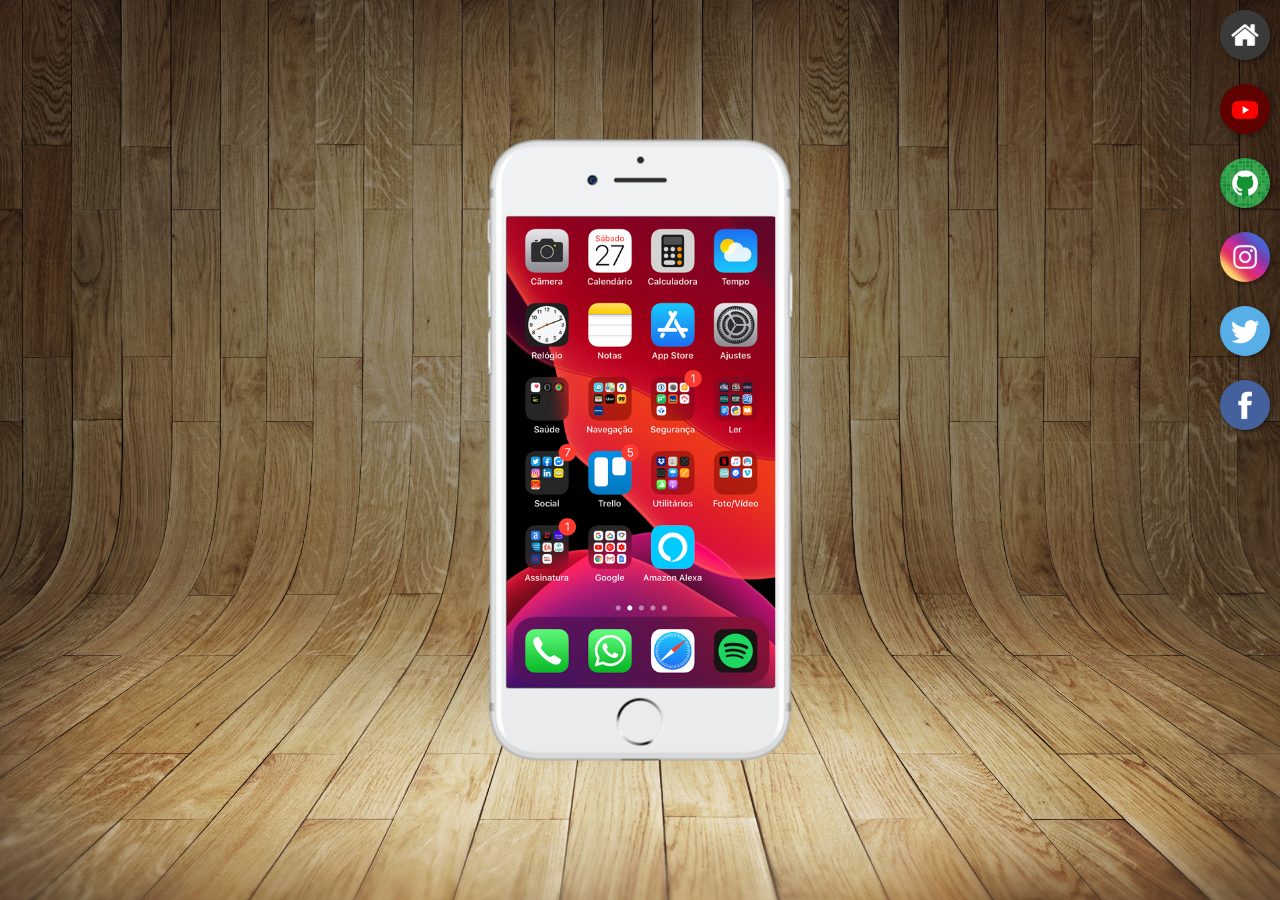
<file: index.html>
<!DOCTYPE html>
<html lang="pt-br">
<head>
    <meta charset="UTF-8">
    <meta name="viewport" content="width=device-width, initial-scale=1.0">
    <link rel="shortcut icon" href="favicon.ico" type="image/x-icon">
    <link rel="stylesheet" href="estilos/style.css">
    <title>Projeto Rede Sociais</title>
</head>
<body>
    <main>
        <section id="telefone">
         <iframe src="home.html" name="tela" id="tela"frameborder="0">
           Seu navegador não é compativél com isso.
          </iframe>
        </section>
        <section id="redes-sociais">
            <a href="home.html" target="tela"><img src="imagens/logo-home.jpg" alt="Home"></a><br>

            <a href="youtube.html" target="tela"><img src="imagens/logo-youtube.jpg" alt="YouTube"></a><br>

            <a href="github.html" target="tela"><img src="imagens/logo-github.jpg" alt="GitHub"></a><br>

            <a href="instagram.html"target="tela"><img src="imagens/logo-instagram.jpg" alt="Istagram"></a><br>

            <a href="twitter.html" target="tela"><img src="imagens/logo-twitter.jpg" alt="Twitter"></a><br>

            <a href="facebook.html" target="tela"><img src="imagens/logo-facebook.jpg" alt="Facebook"></a><br>

        </section>
    </main>
    
</body>
</html>
</file>
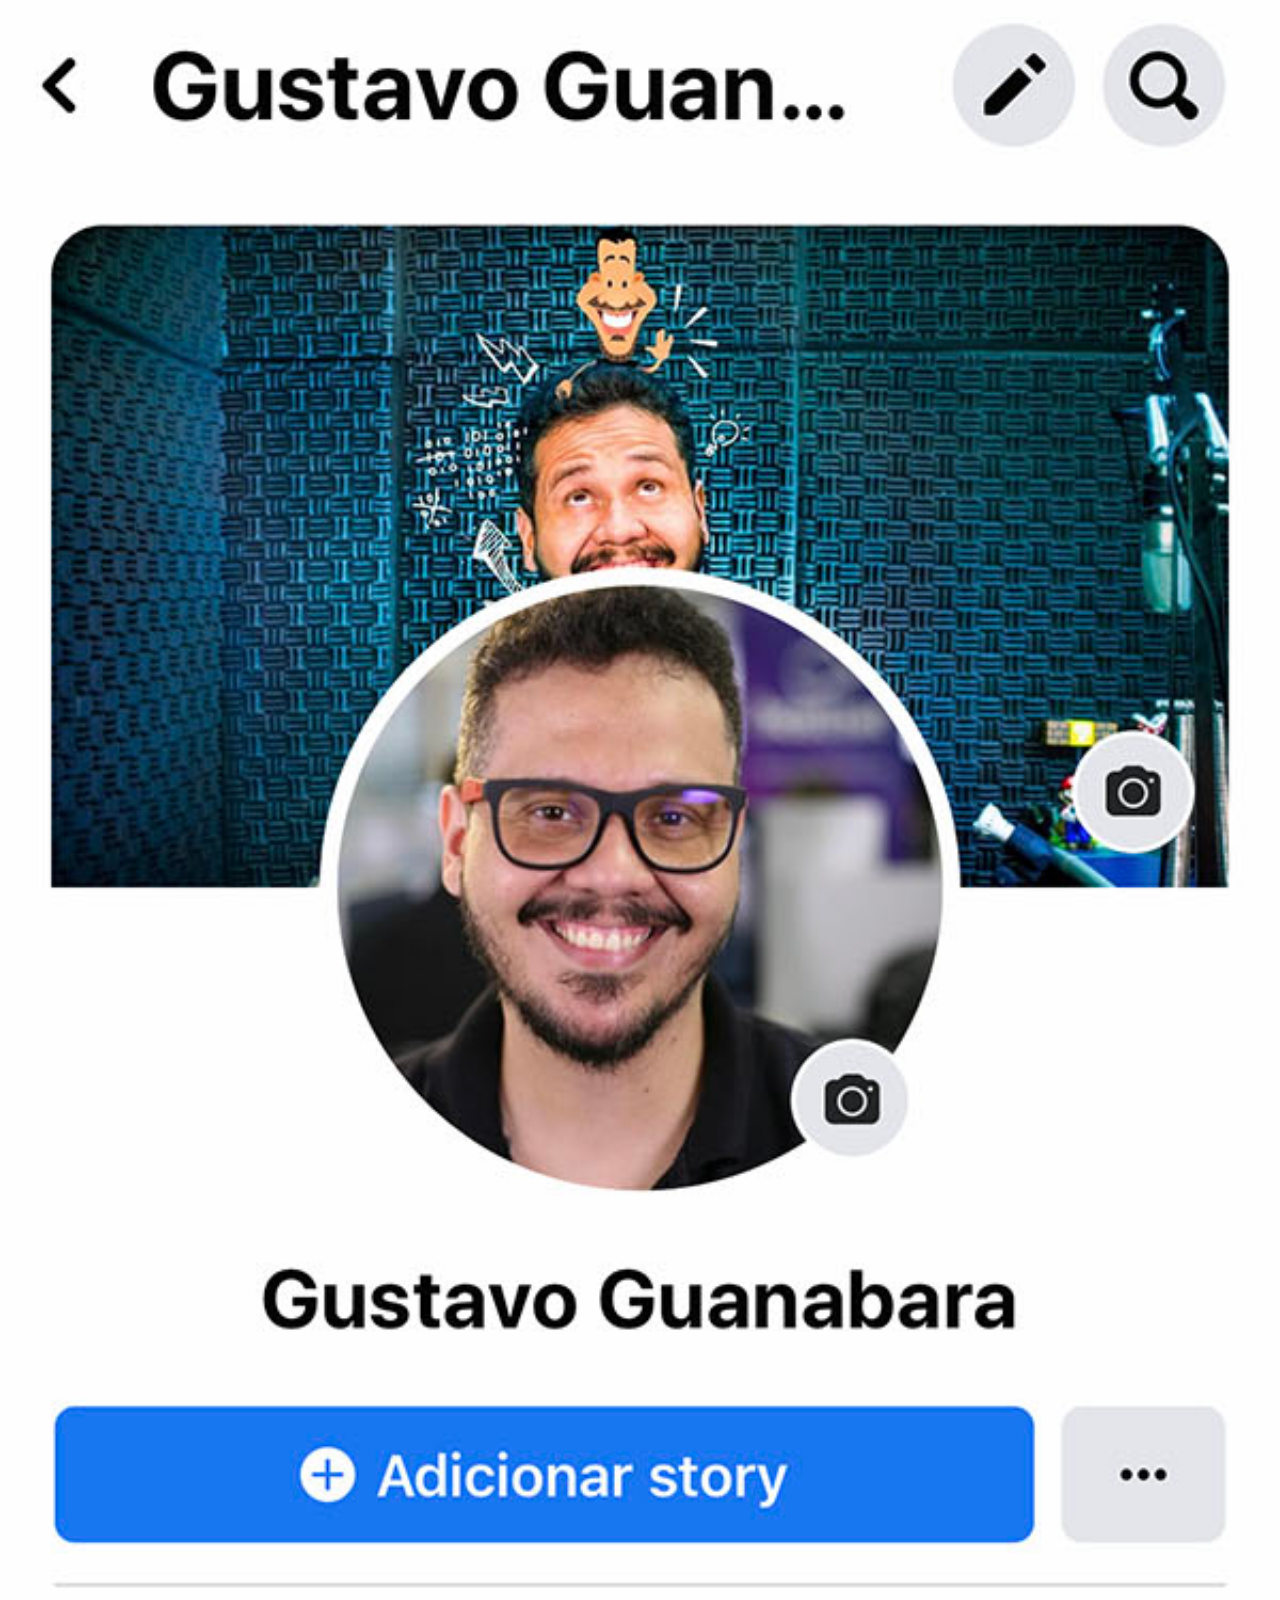
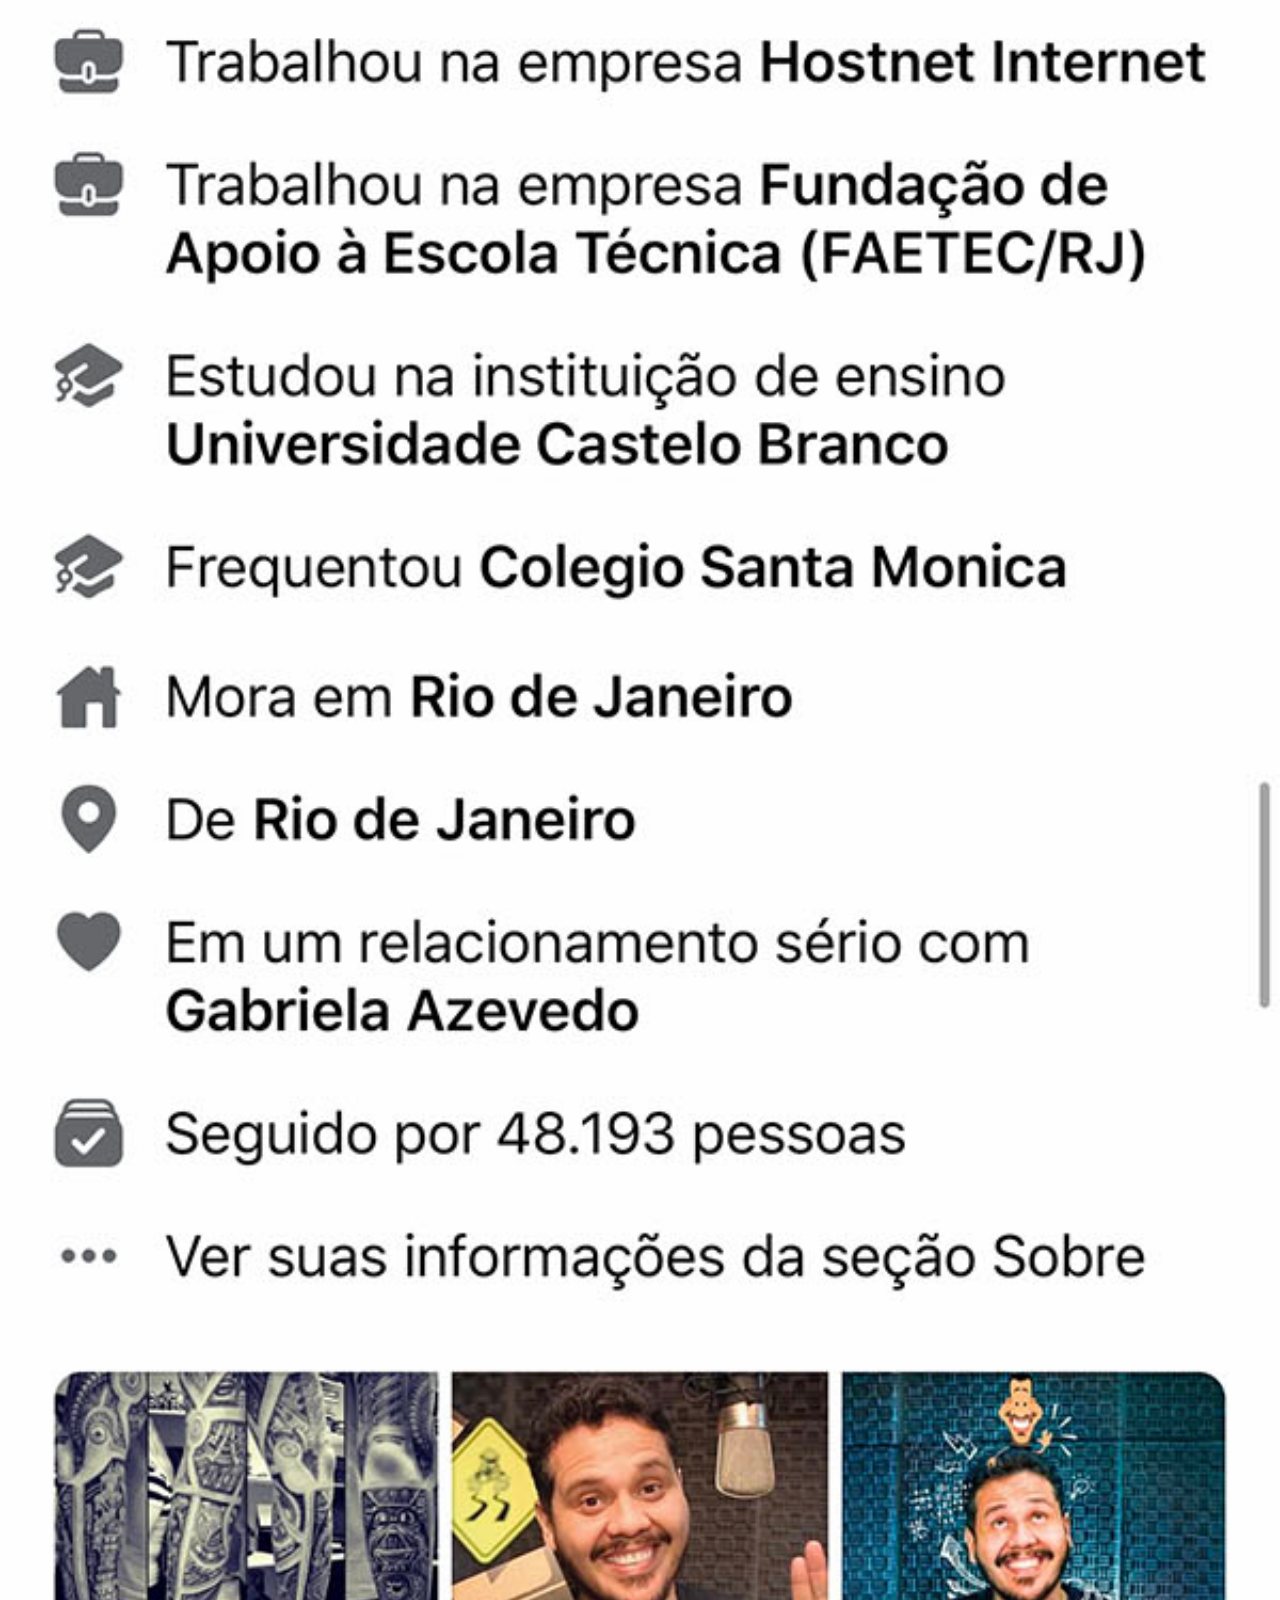
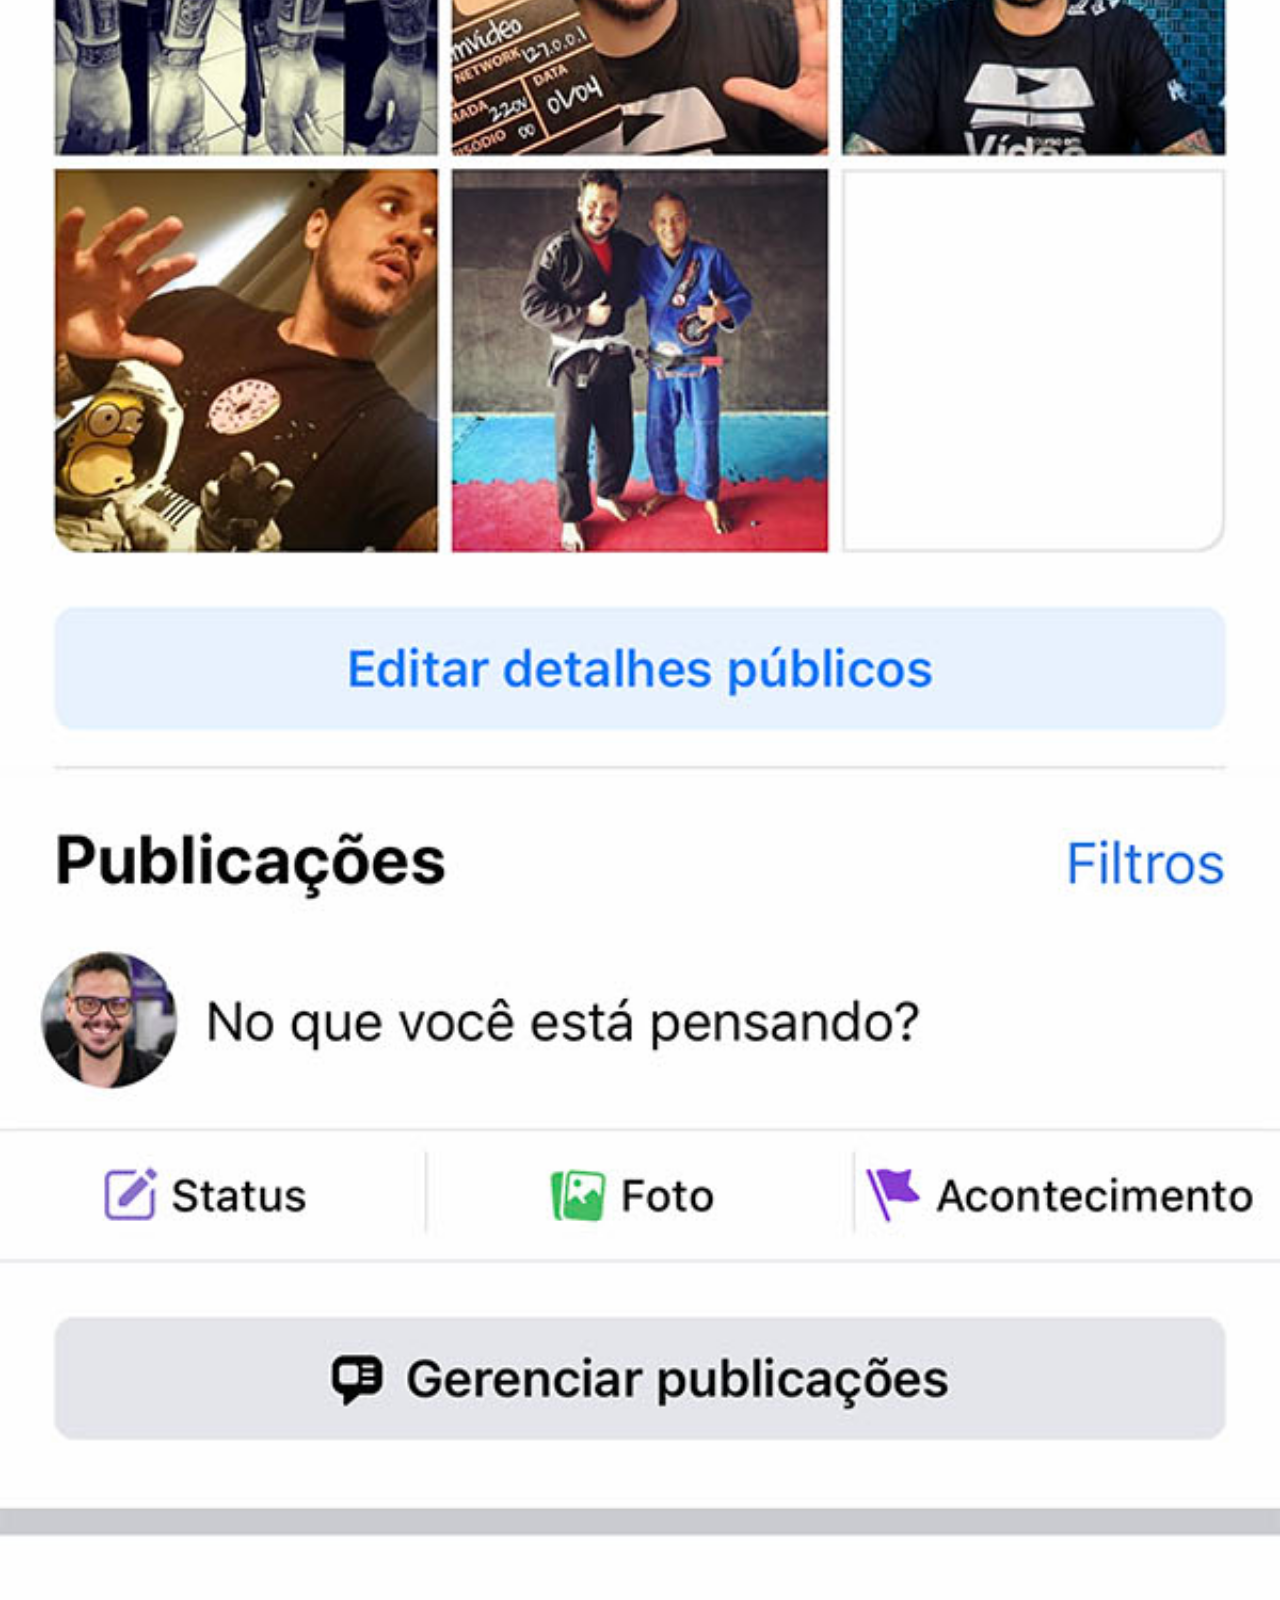
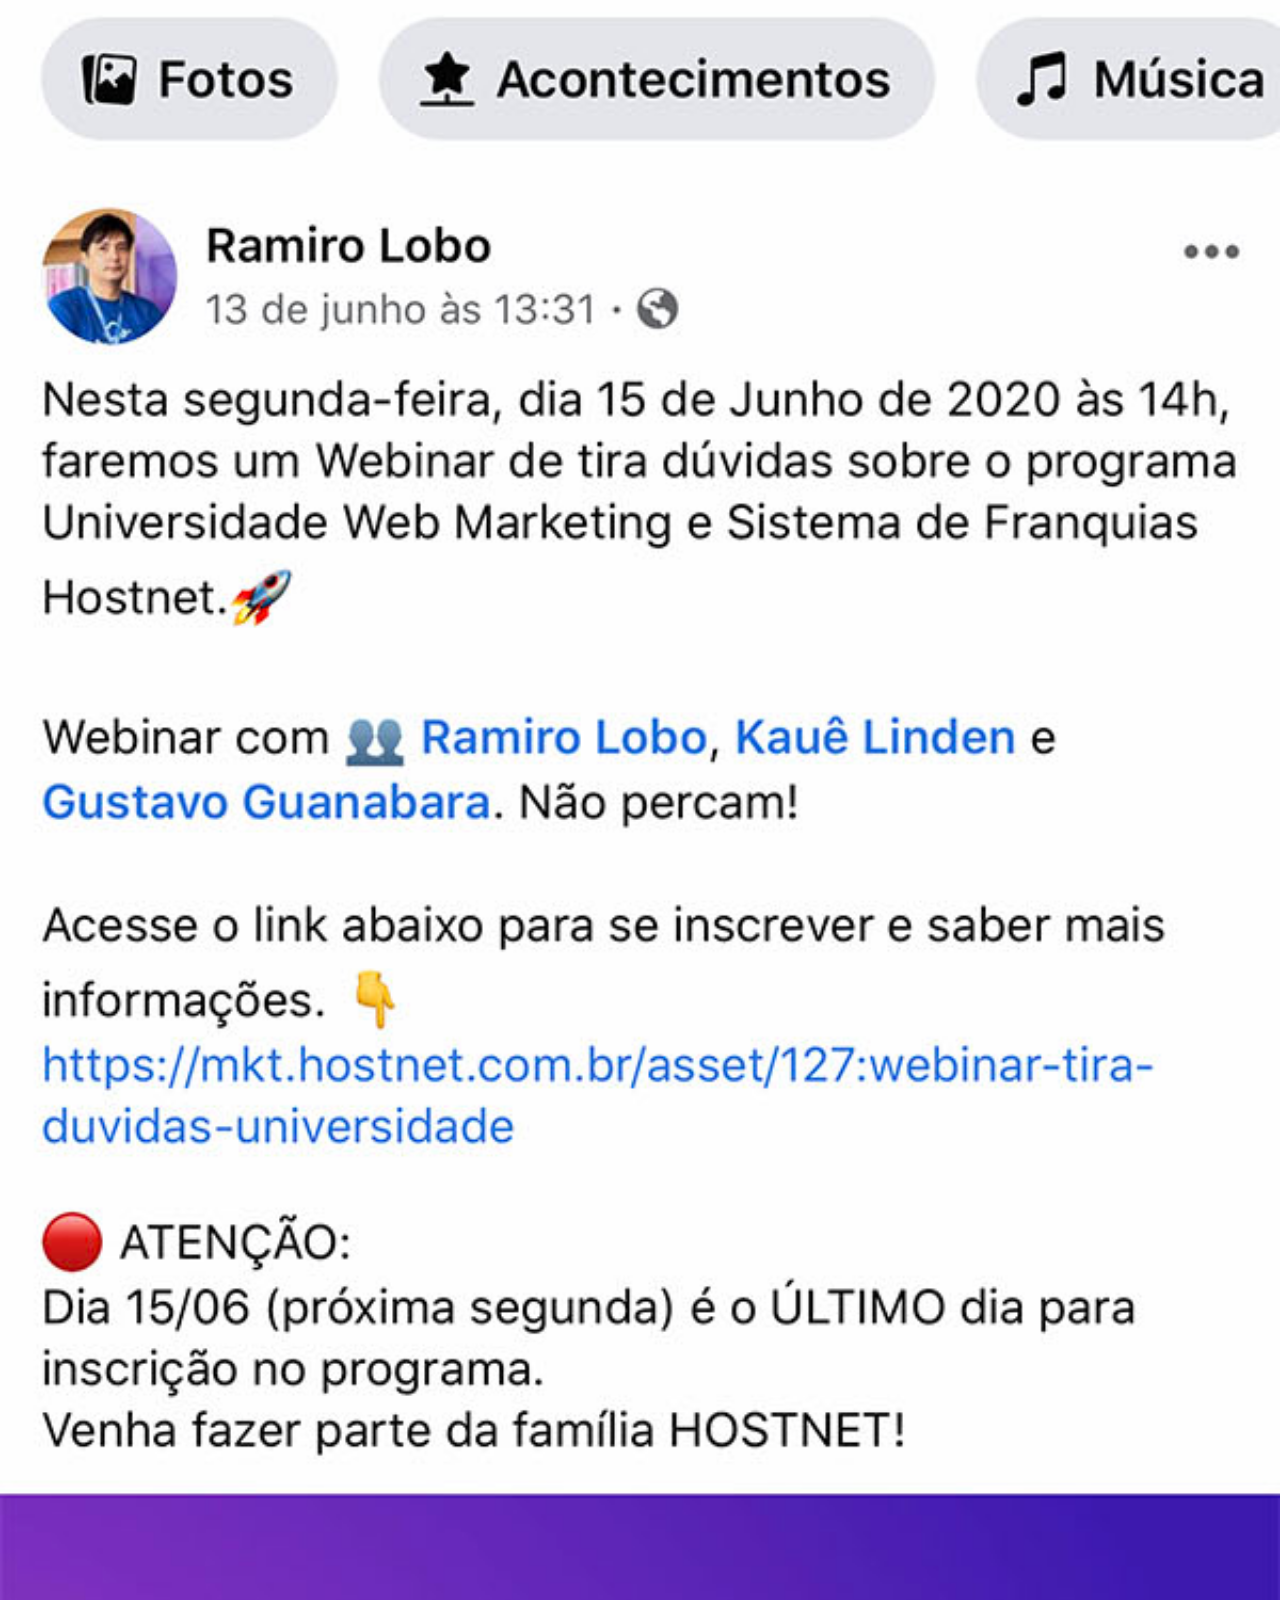
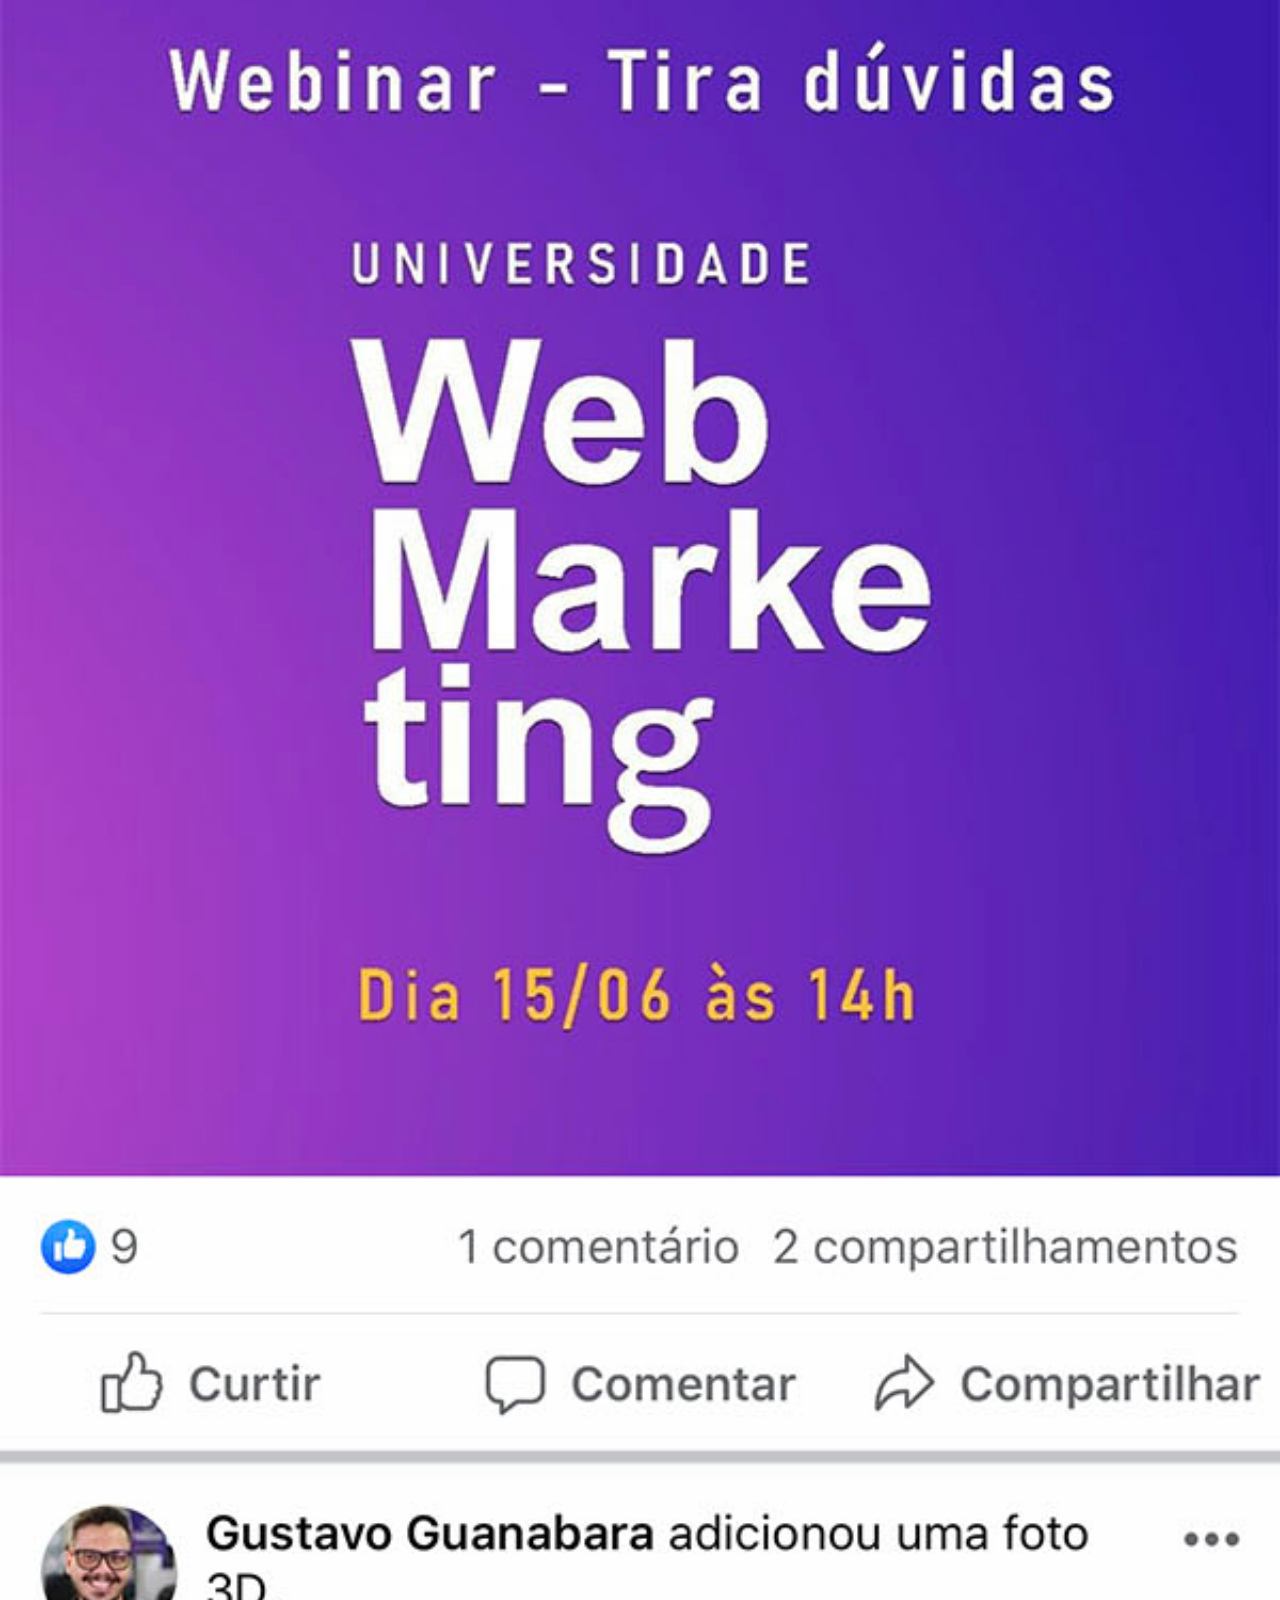
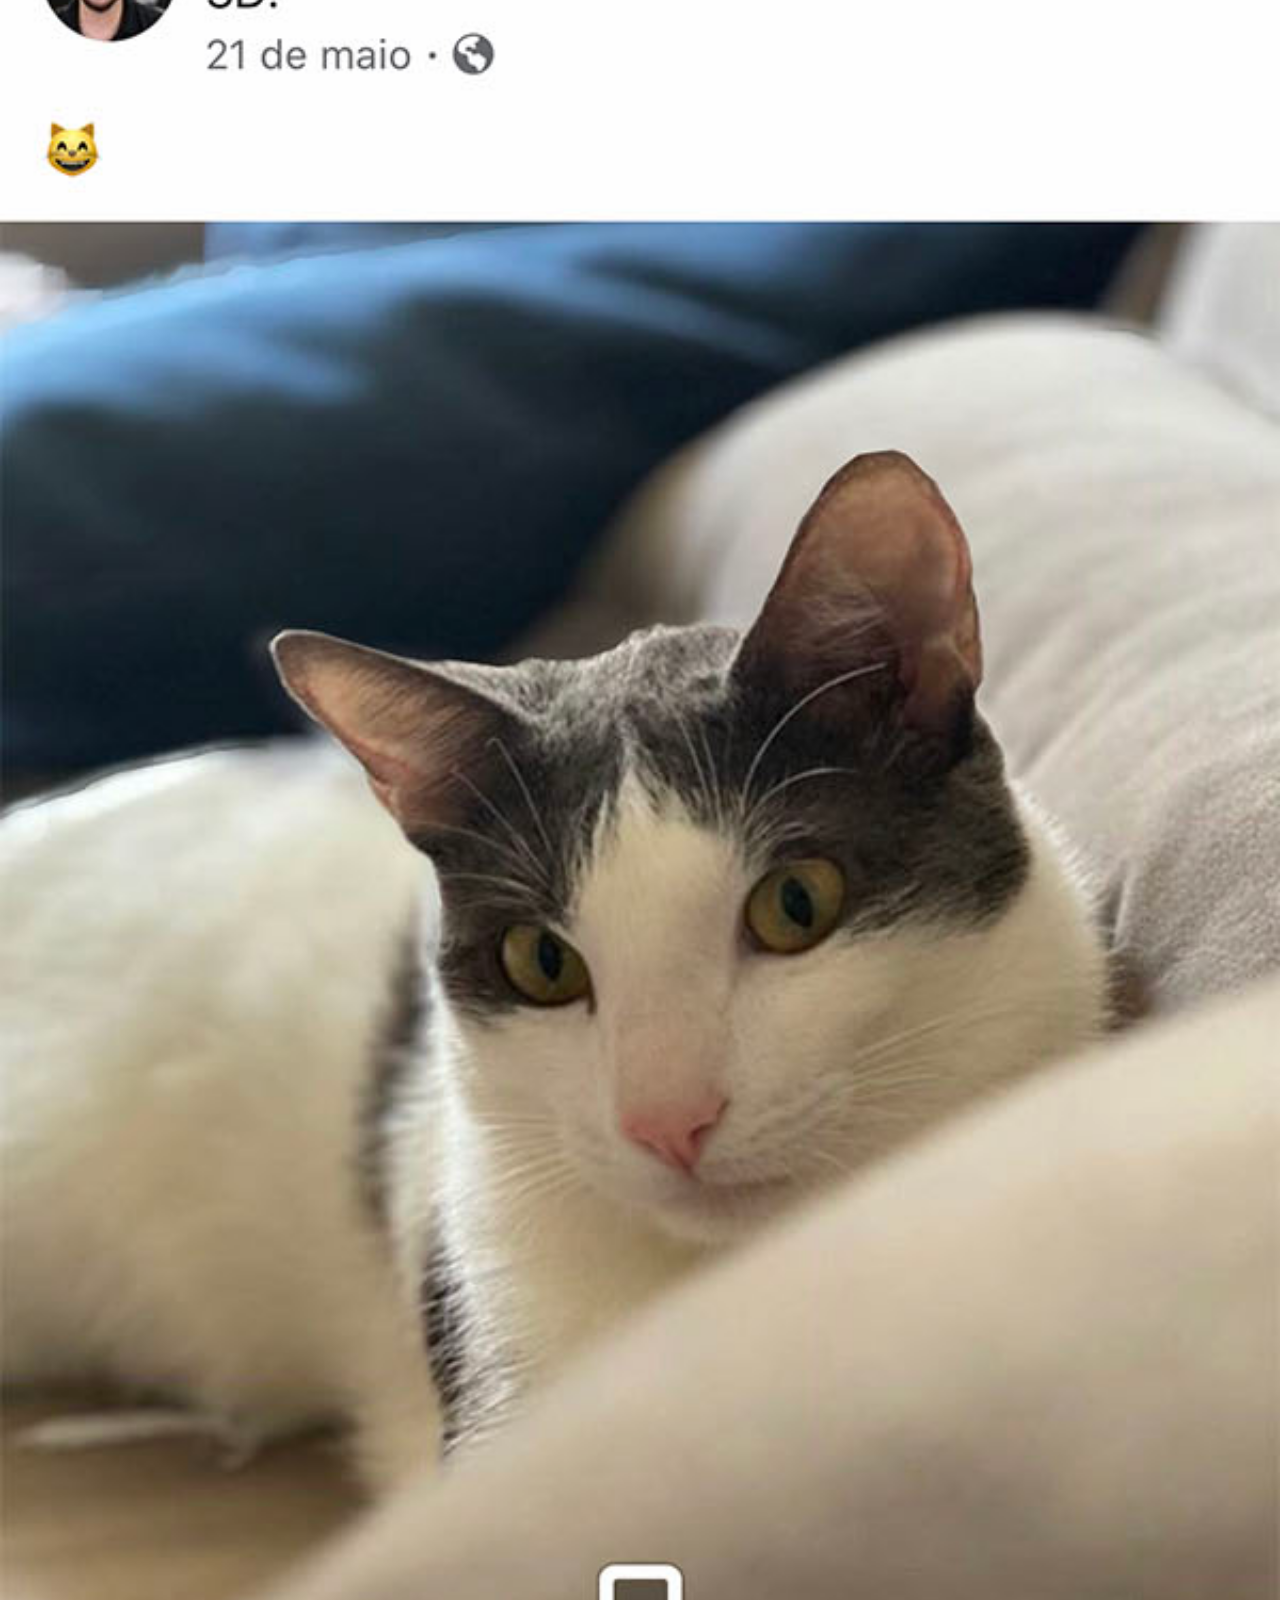
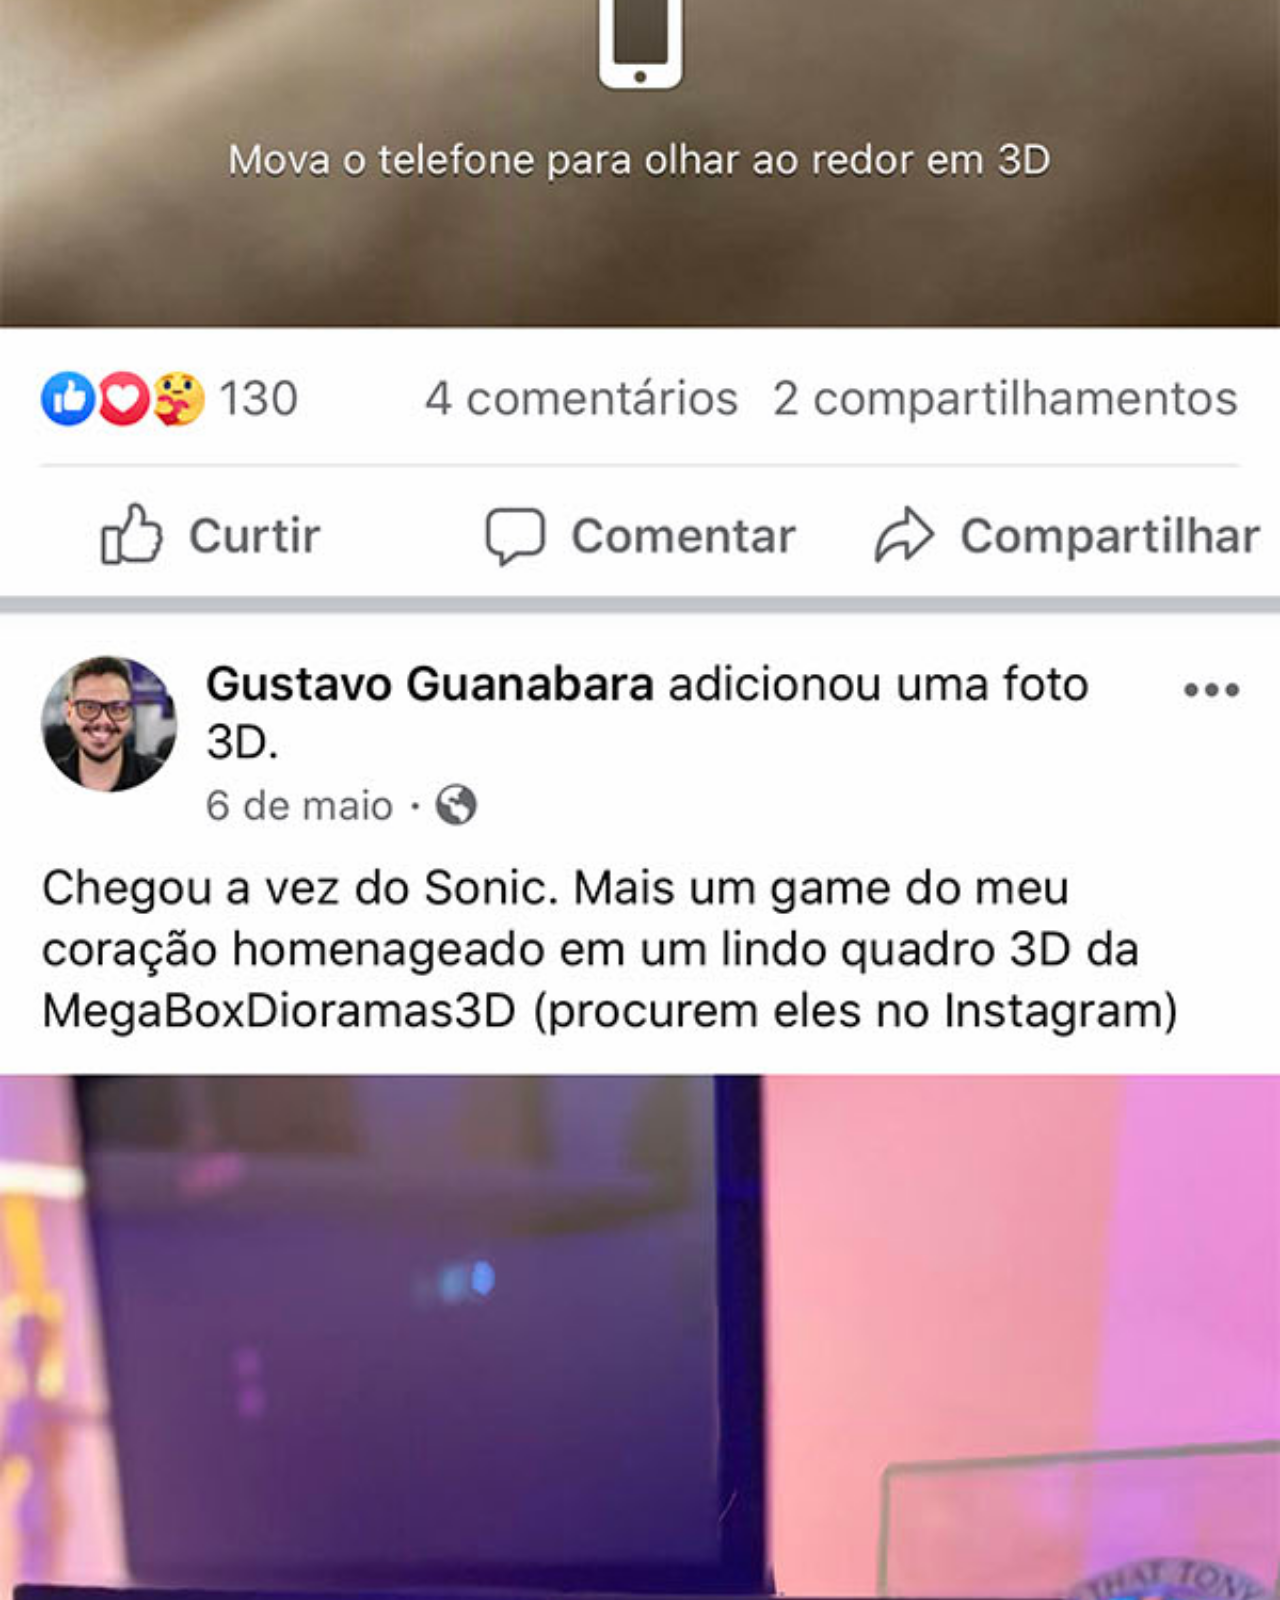
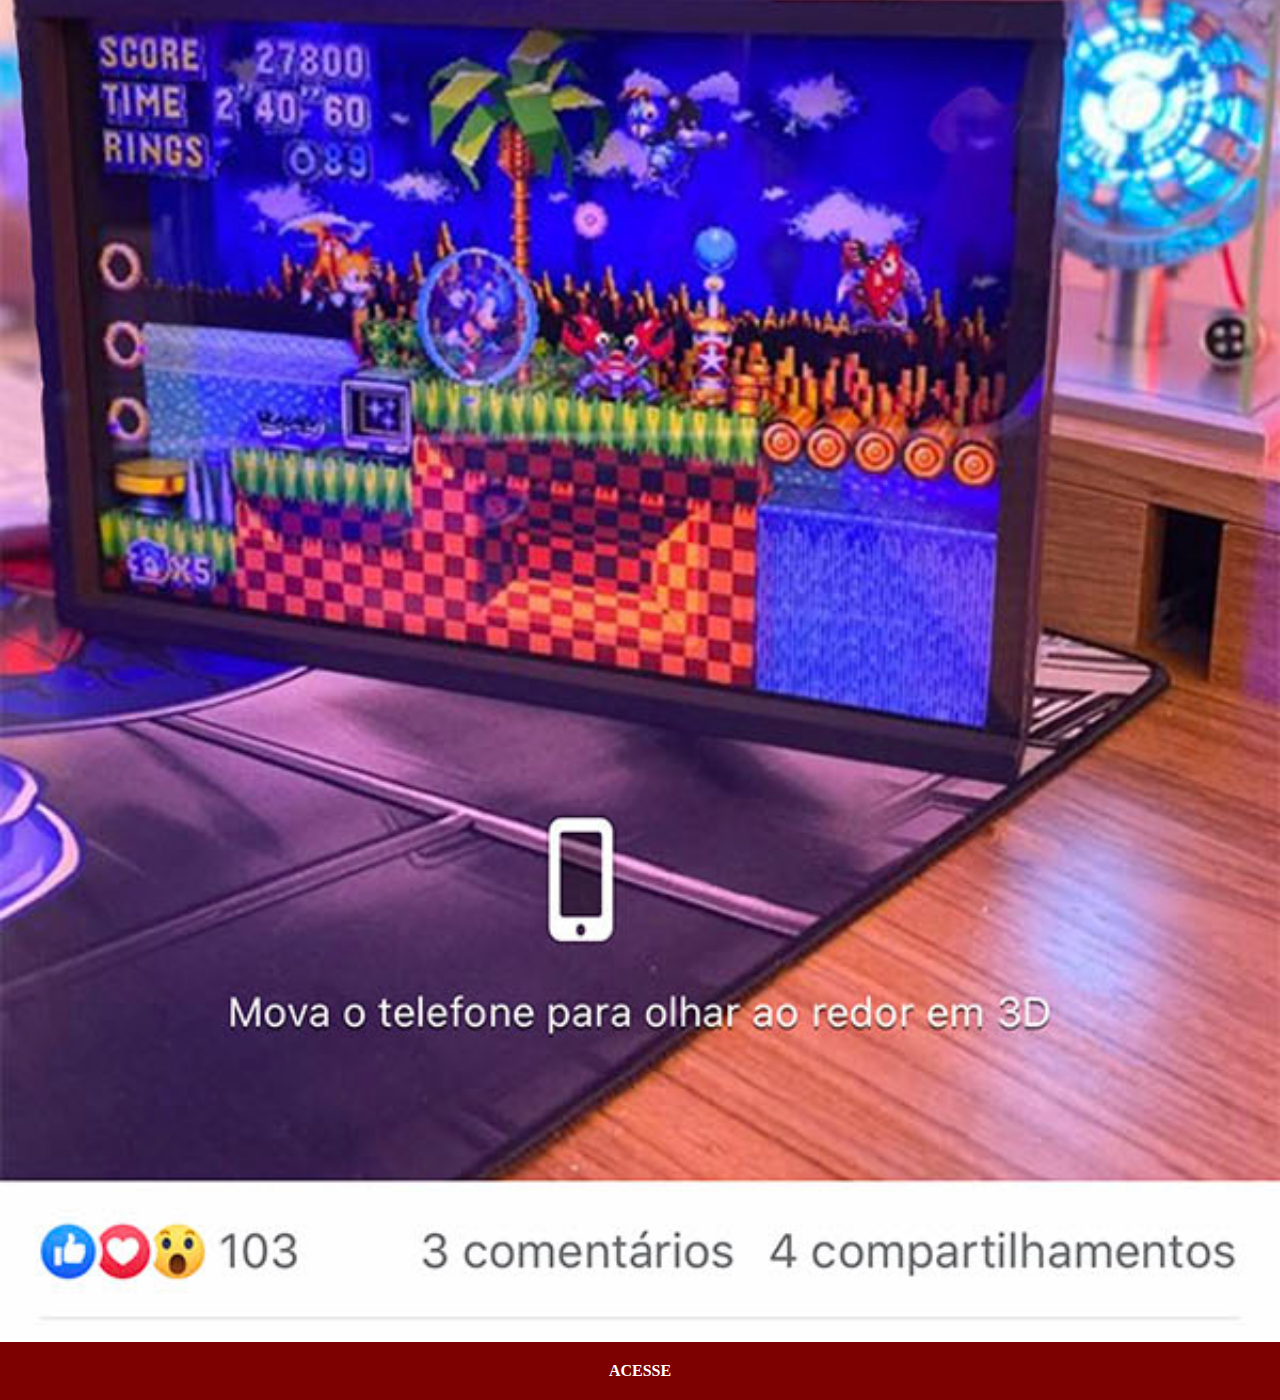
<file: facebook.html>
<!DOCTYPE html>
<html lang="pt-br">
<head>
    <meta charset="UTF-8">
    <meta name="viewport" content="width=device-width, initial-scale=1.0">
    <title>Facebook</title>
    <link rel="stylesheet" href="estilos/social.css">
    <style>
        *{
            padding: 0px;
            margin: 0px;
        }
    </style>
</head>
<body>
    <img src="imagens/tela-facebook.jpg" alt="Facebook">
    <a href="https://www.facebook.com/CursosEmVideo">ACESSE</a>
</body>
</html>
</file>
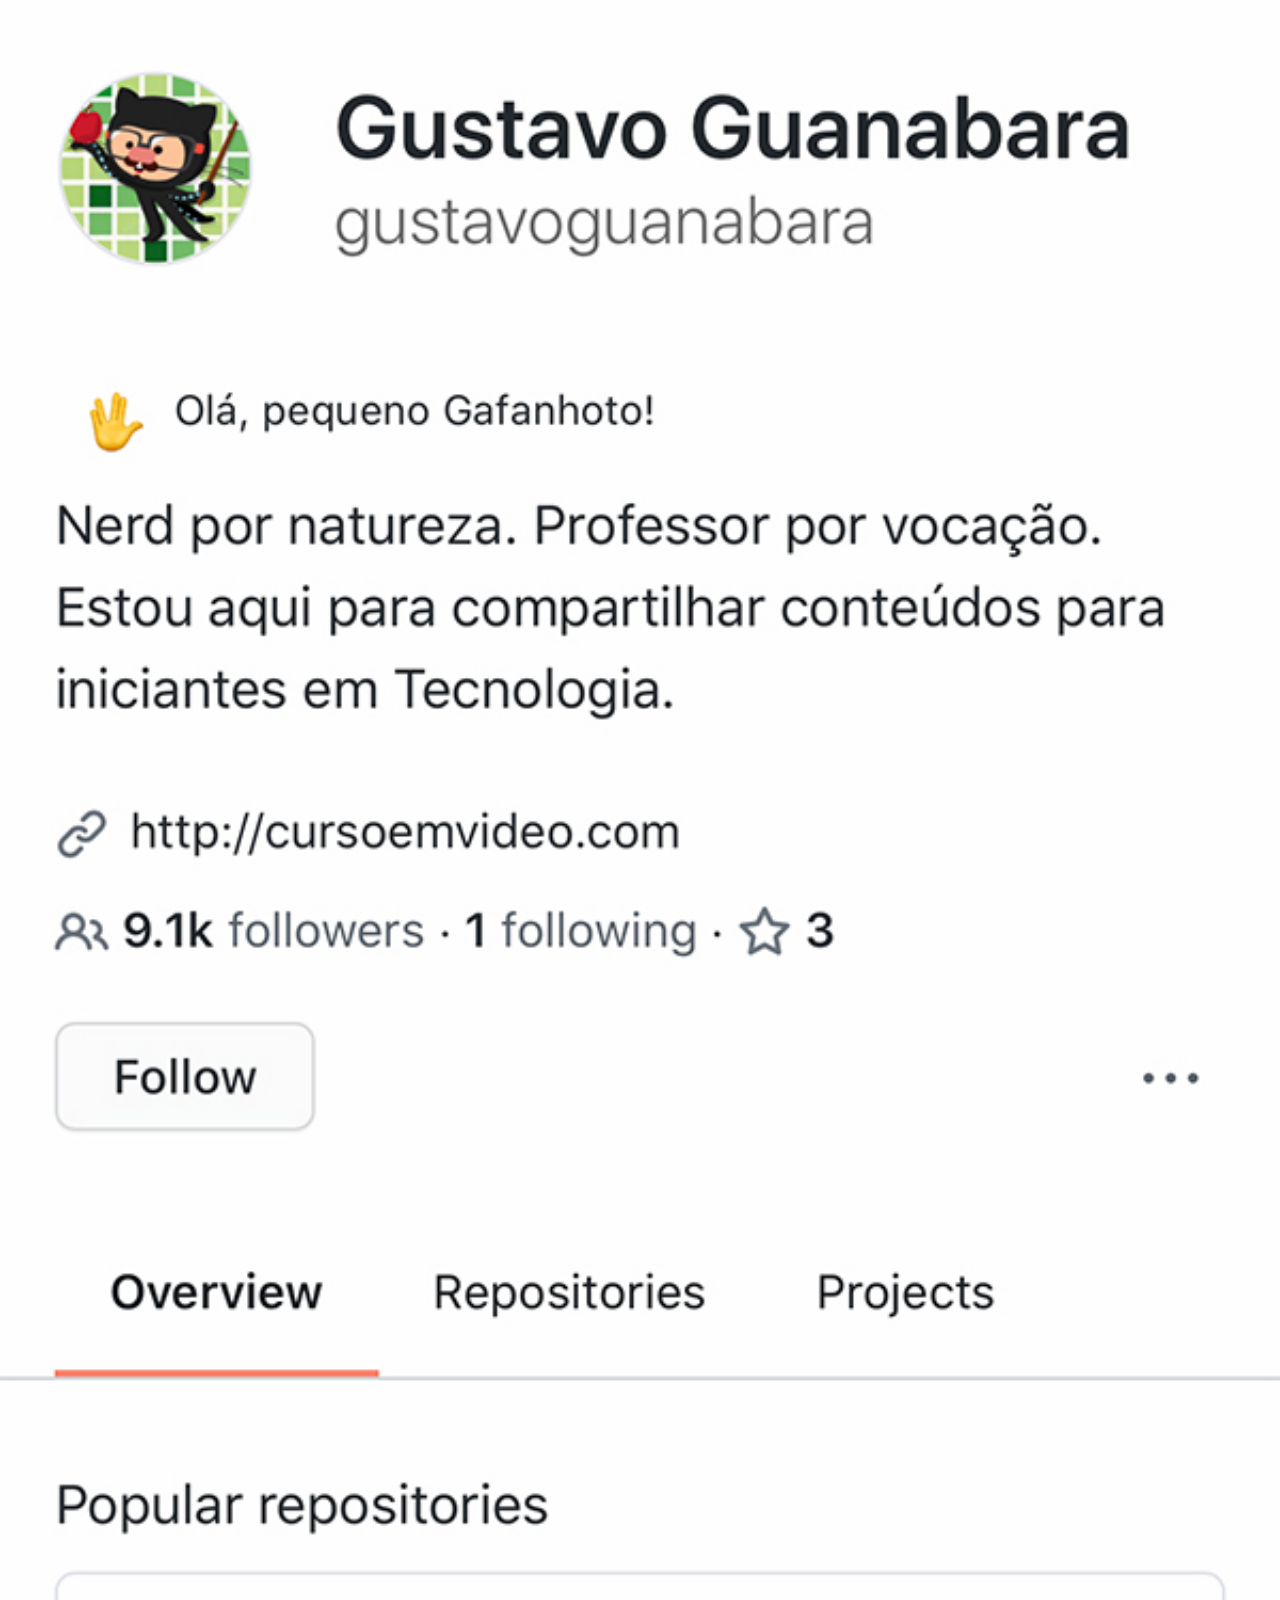
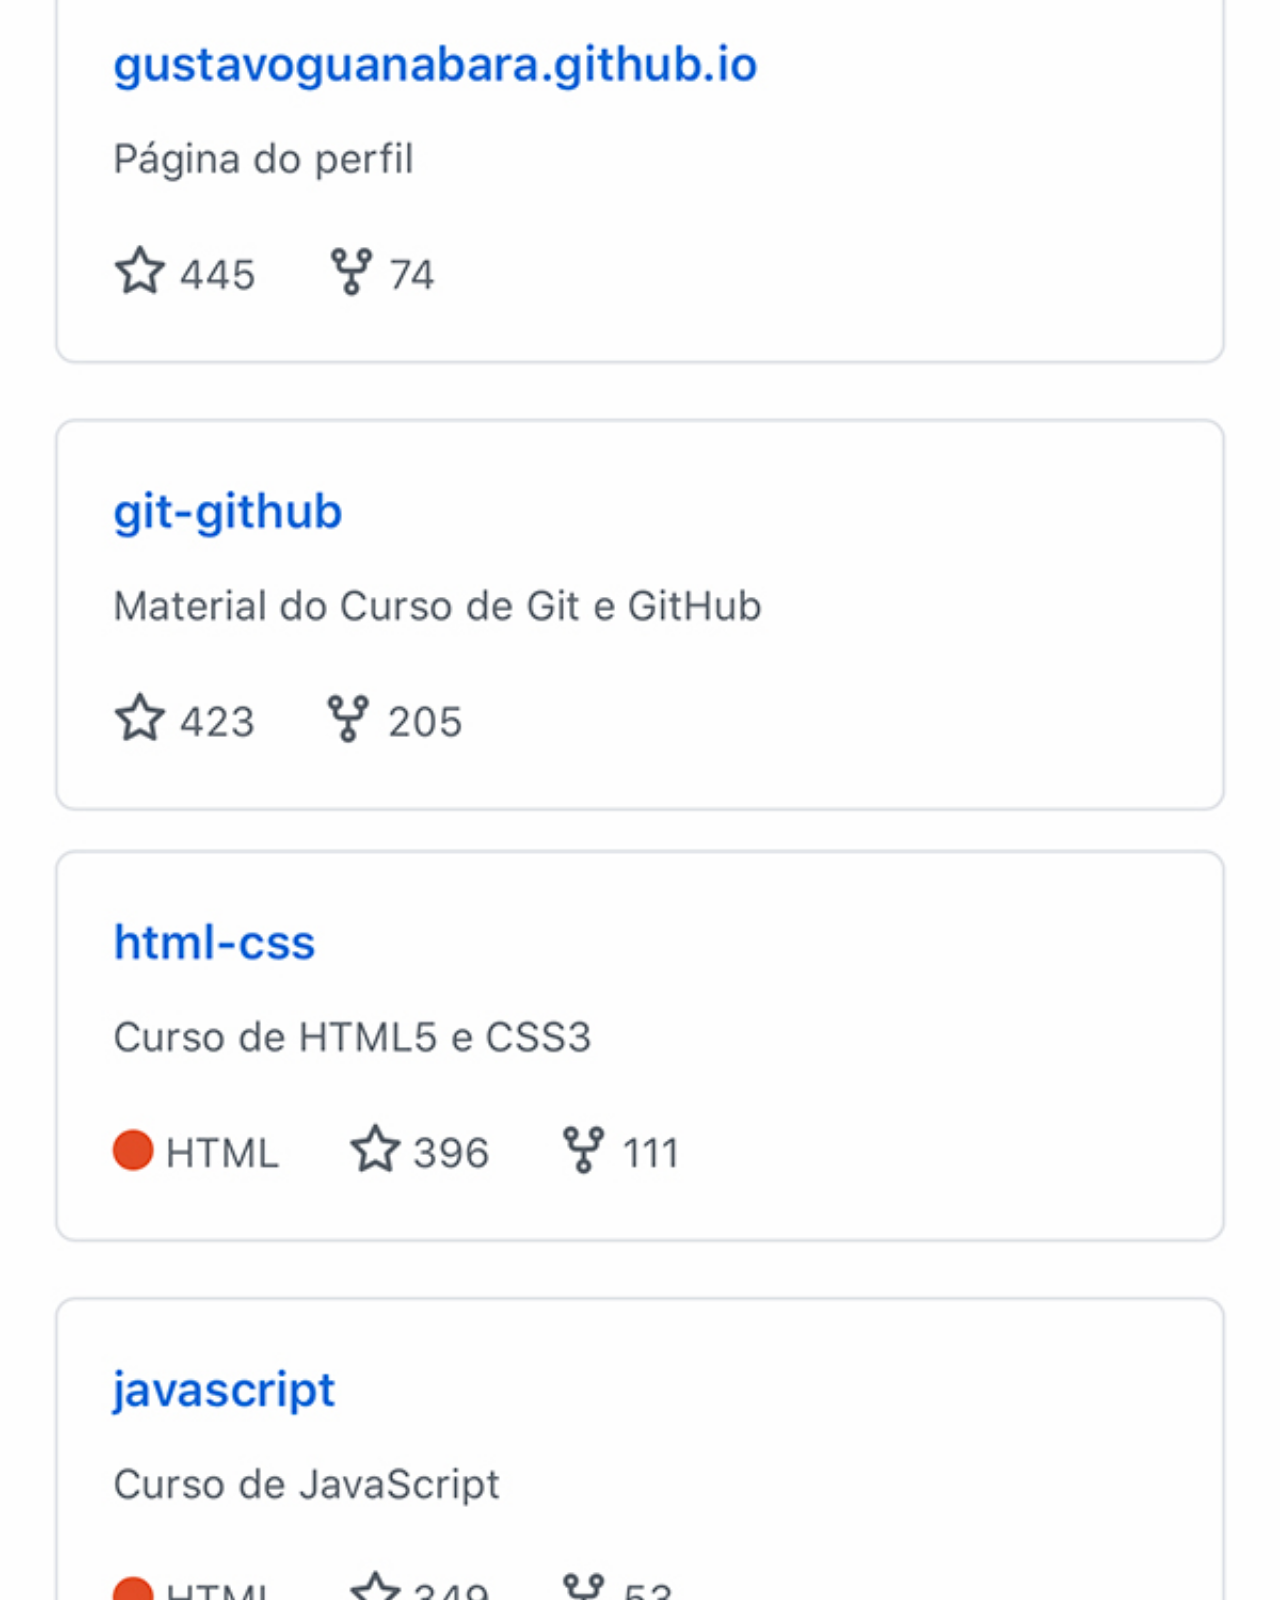
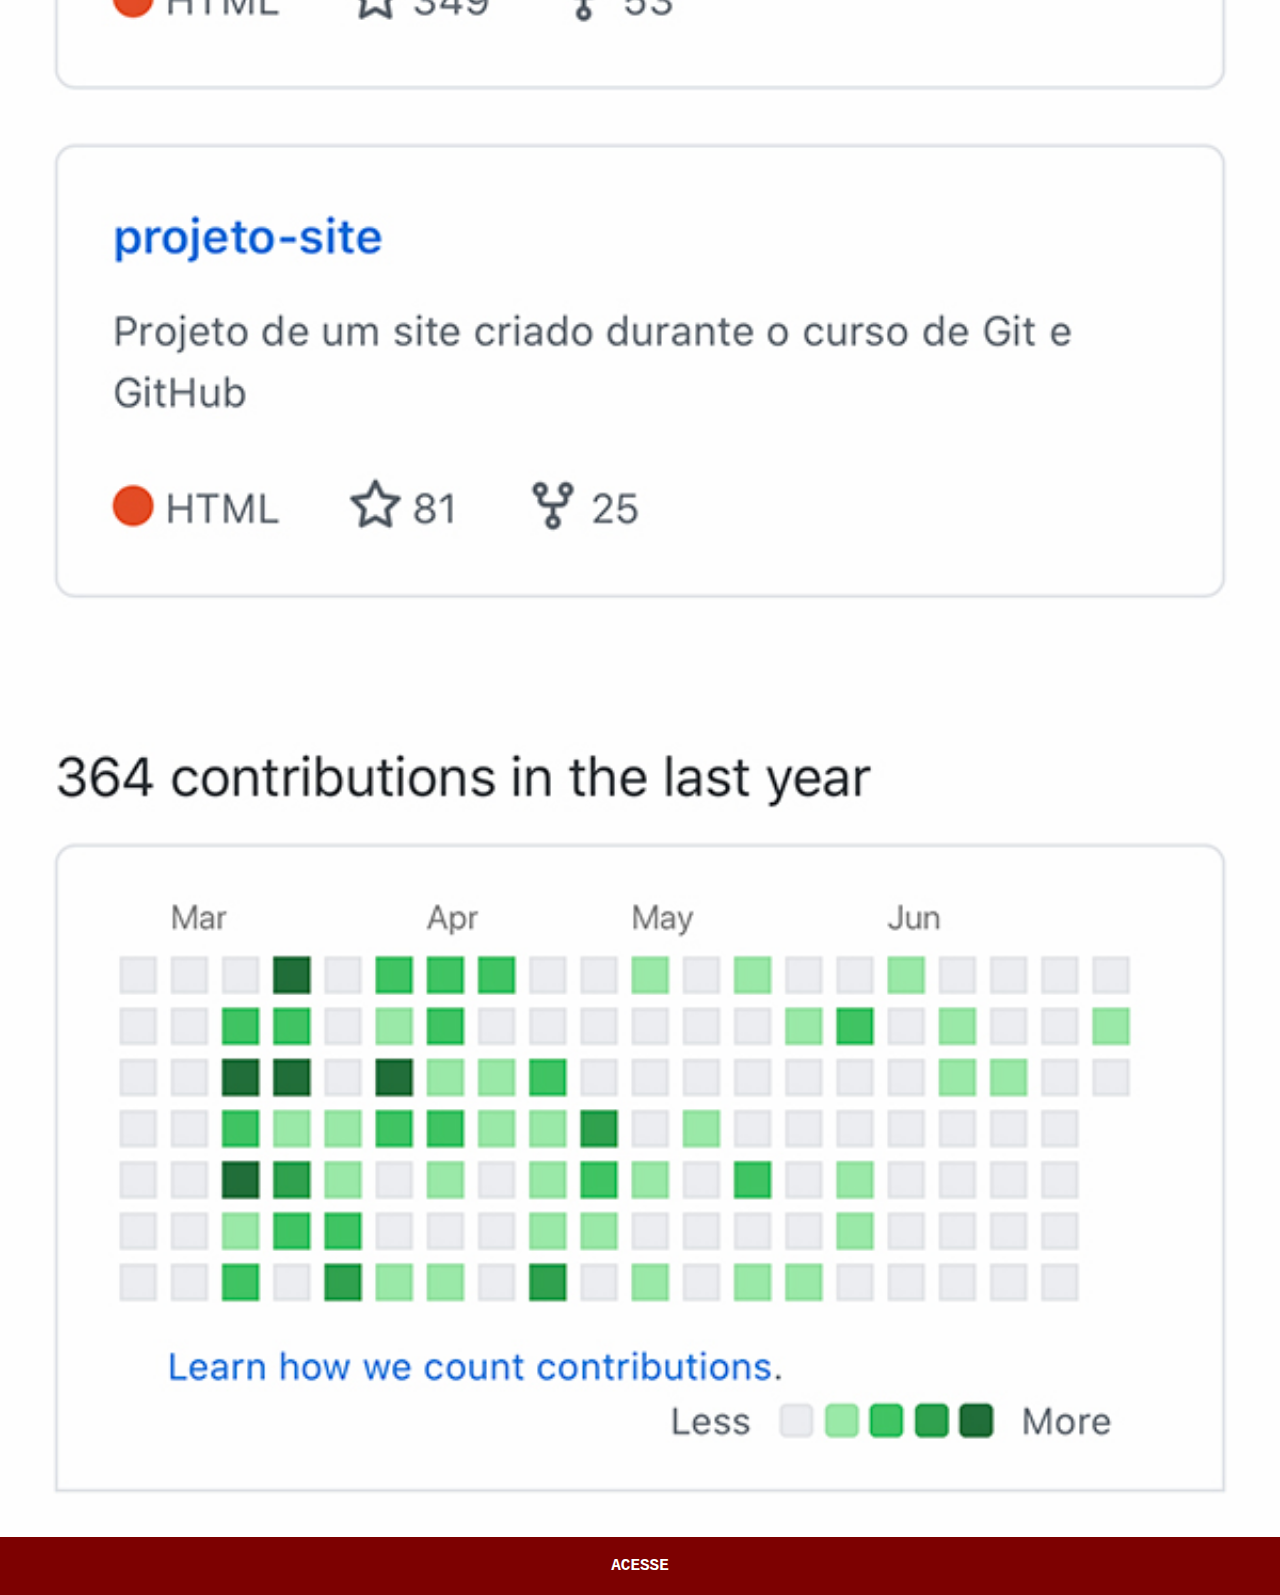
<file: github.html>
<!DOCTYPE html>
<html lang="pt-br">
<head>
    <meta charset="UTF-8">
    <meta name="viewport" content="width=device-width, initial-scale=1.0">
    <title>GitHub</title>
    <style>
        * {
            margin: 0px;
            padding: 0px;
            font-family: 'Courier New', Courier, monospace;
        }

        ::-webkit-scrollbar {
            width: 0px;
            height: 0px;
            
        }
        

        img {
            width: 100vw;

        }

        a {
            display: block;
            background-color: rgb(125, 1, 1);
            color: white;
            padding: 20px;
            text-align: center;
            font-weight: bolder;
            text-decoration: none;
        }

        a:hover {
            background-color: red;
        }
    </style>
    </head>
<body>
    <img src="imagens/tela-github.jpg"alt= "GitHub">
    <a href="https://github.com/professorguanabara" target="_blank">ACESSE</a>
</body>

</html>
</file>
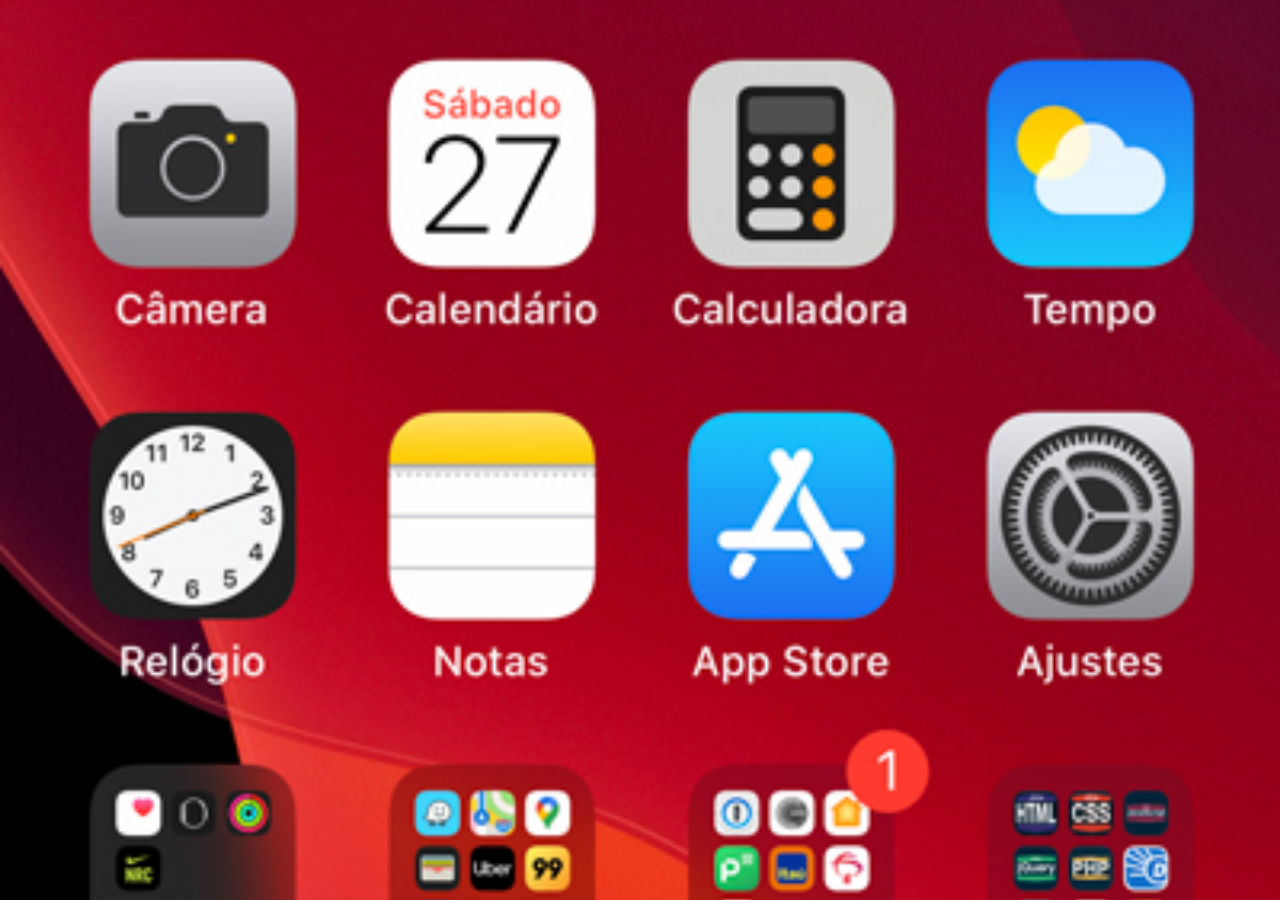
<file: home.html>
<!DOCTYPE html>
<html lang="pt-br">
<head>
    <meta charset="UTF-8">
    <meta name="viewport" content="width=device-width, initial-scale=1.0">
    <title>Home</title>
</head>
<style>
    * {
        margin: 0px;
        padding: 0px;
    }

    body {
        width: 100vw;
        height: 100vh;
        background: url("imagens/tela-home.jpg");
        background-size: 100%;
       
    }
</style>
<body>
    
</body>
</html>
</file>
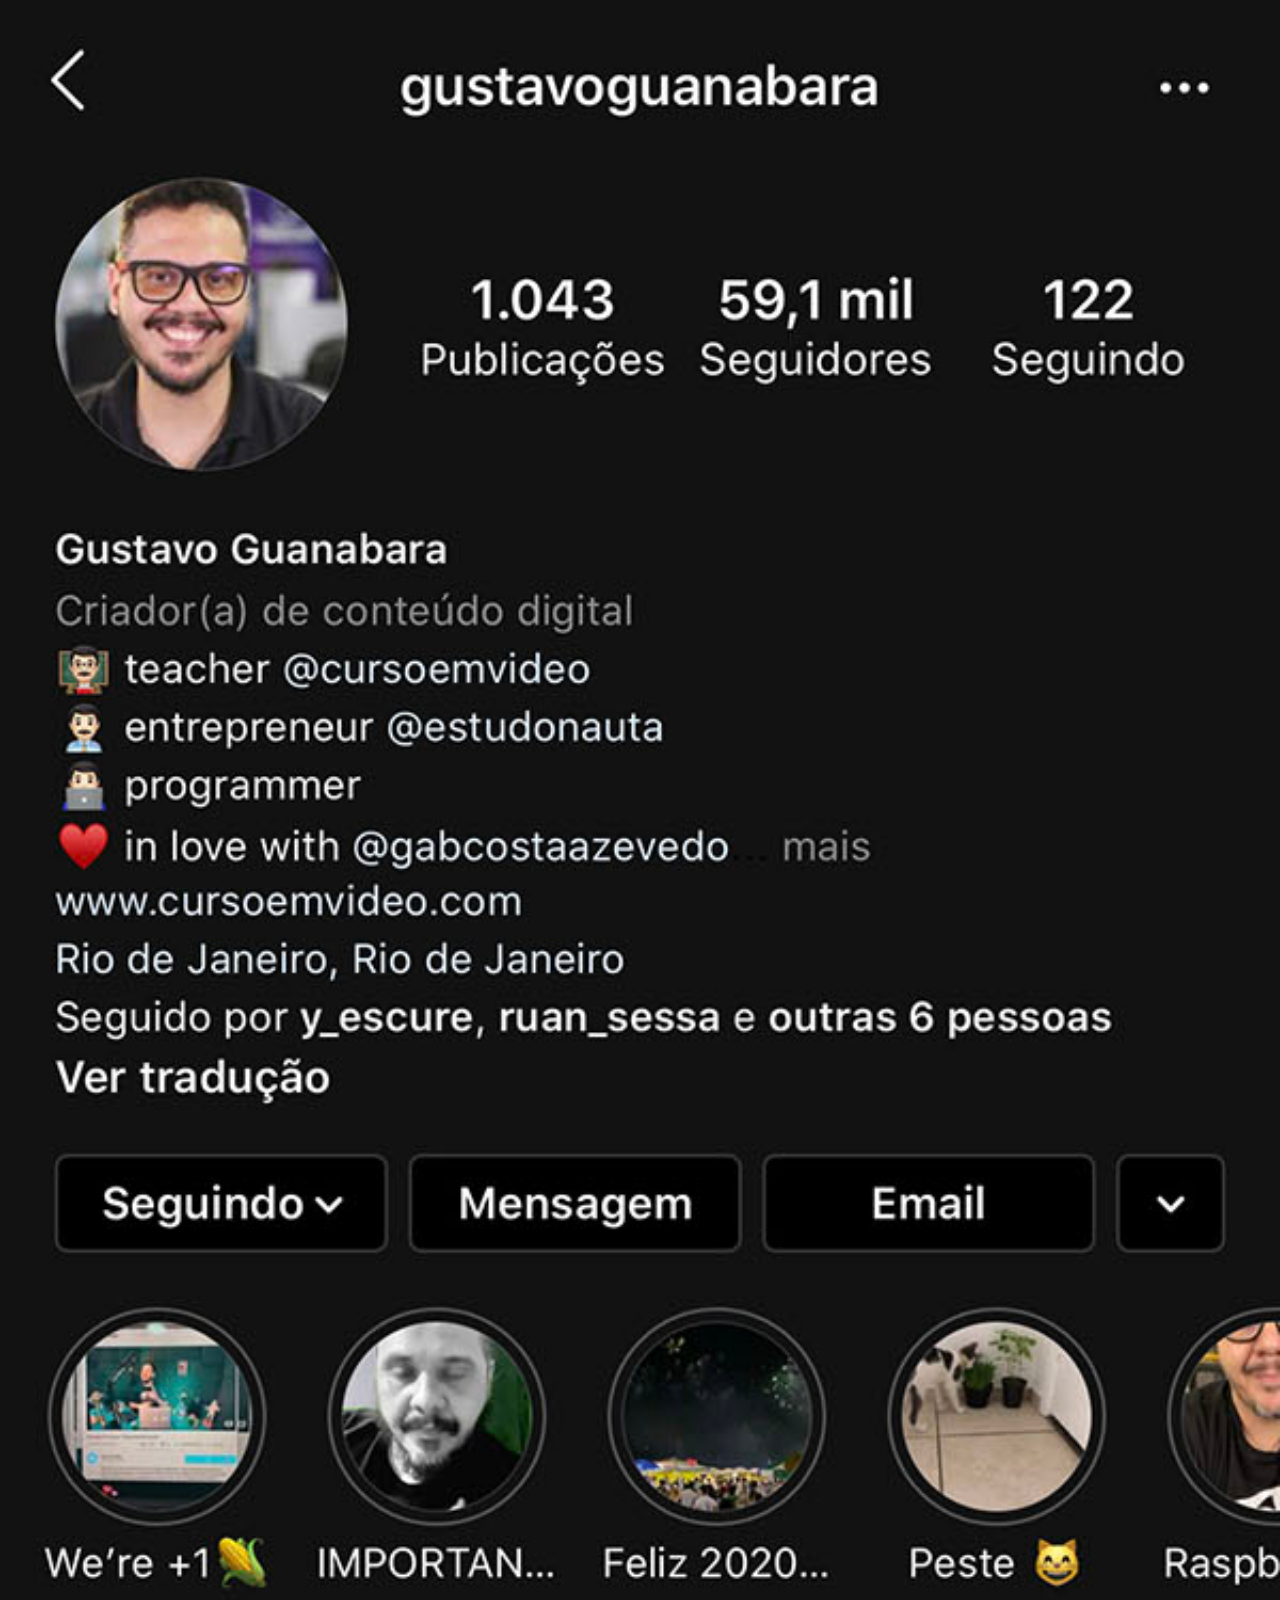
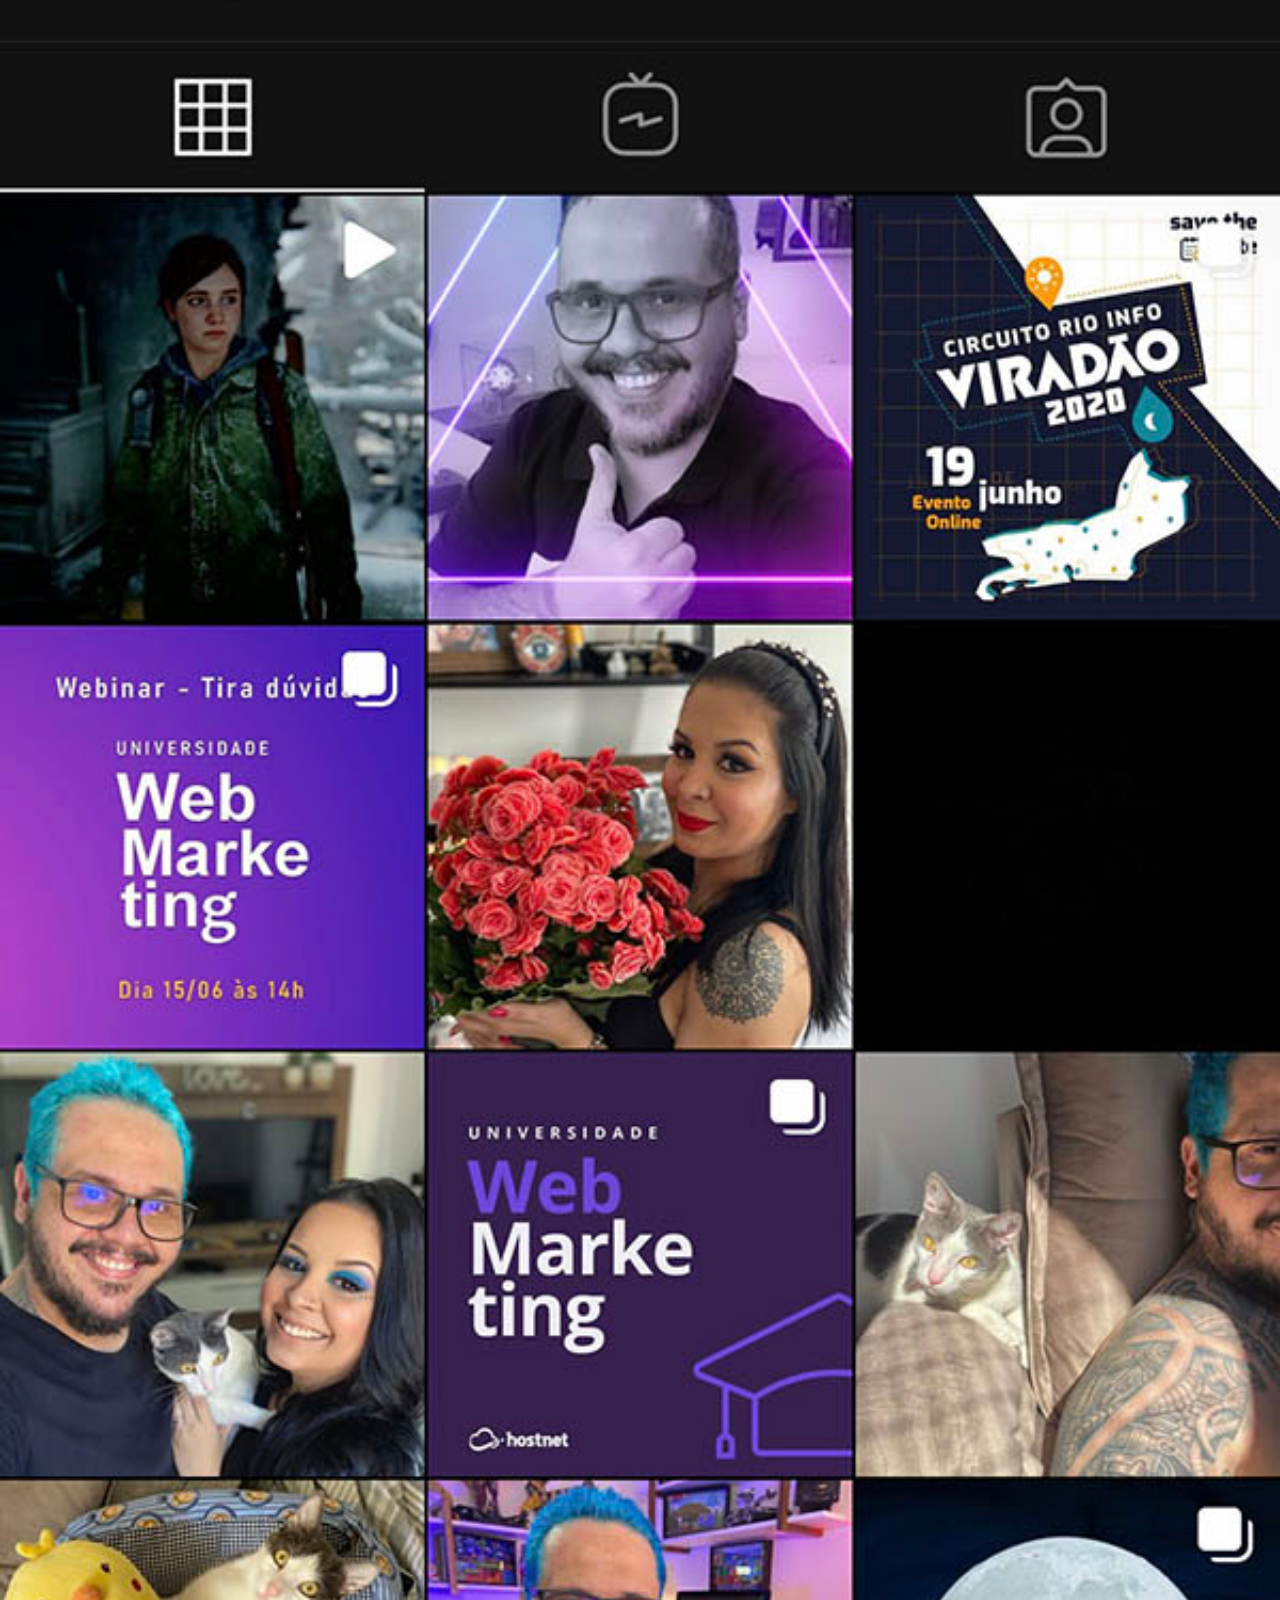
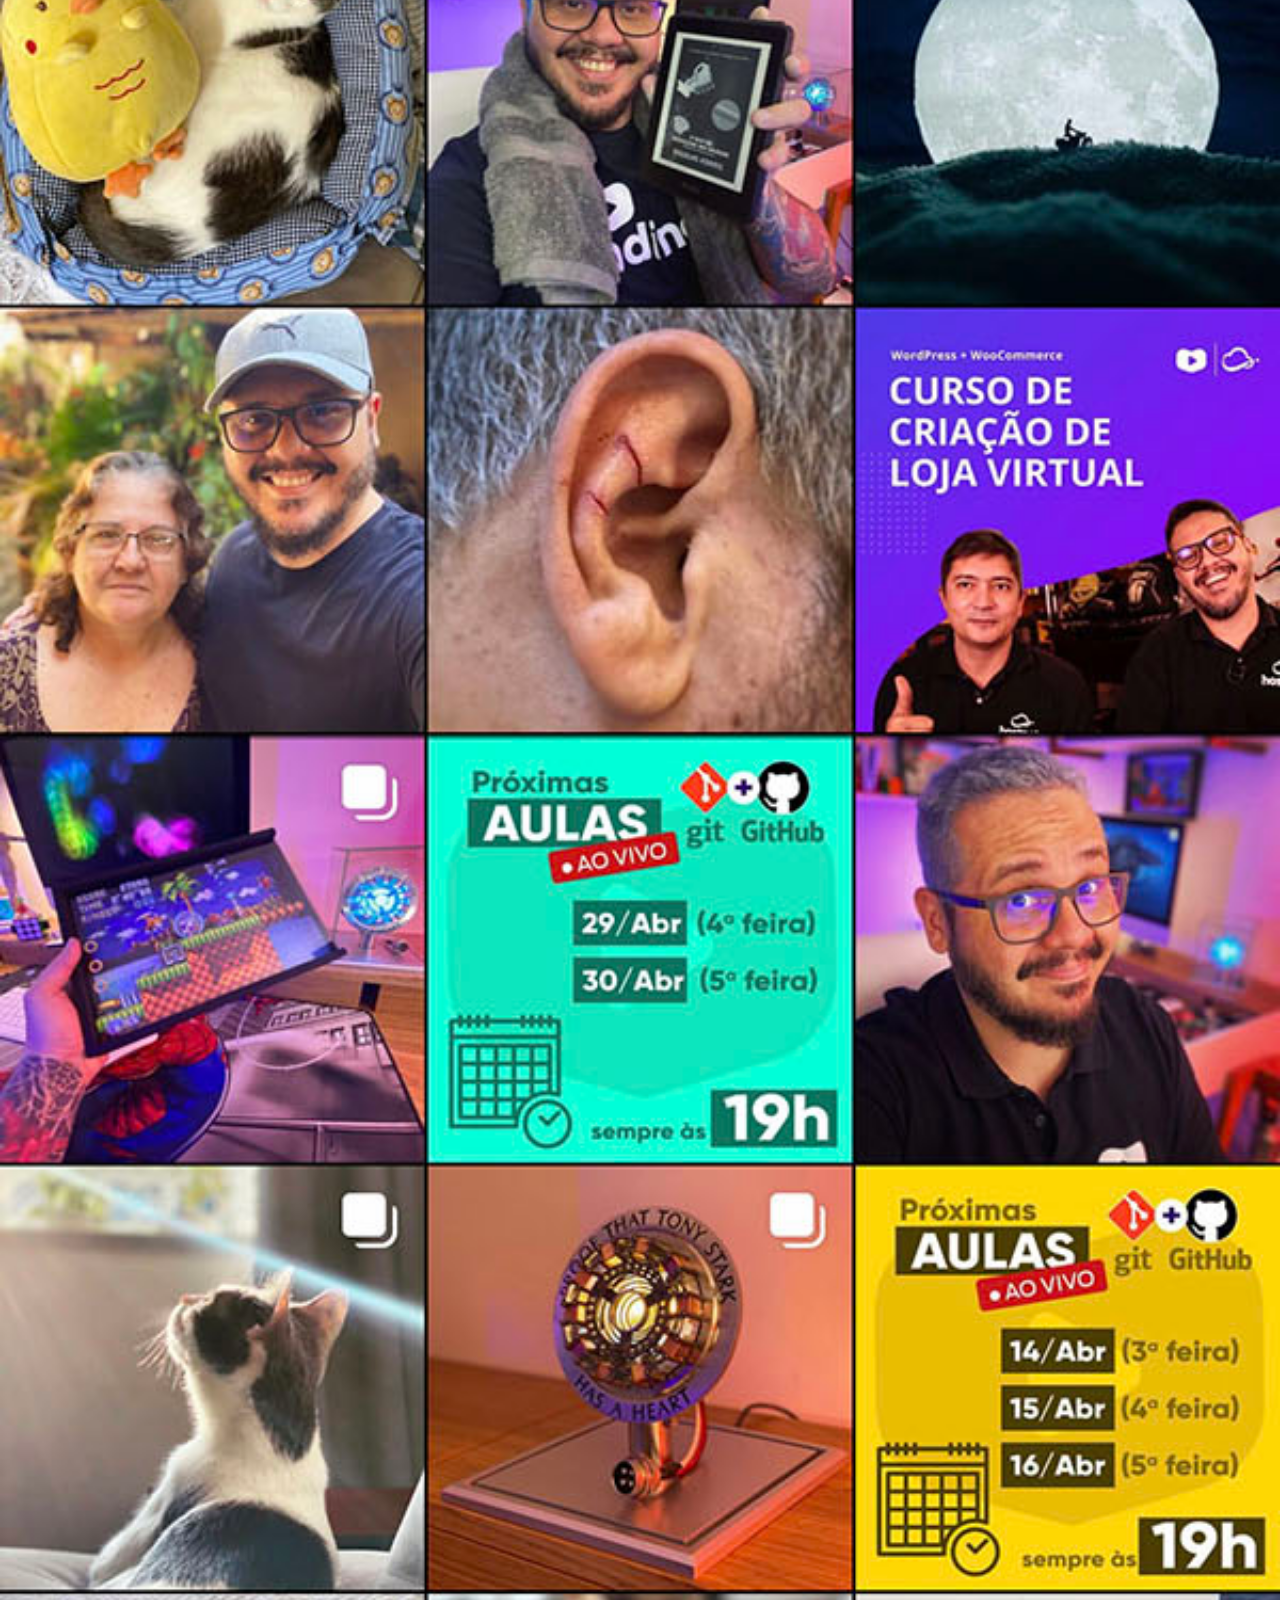
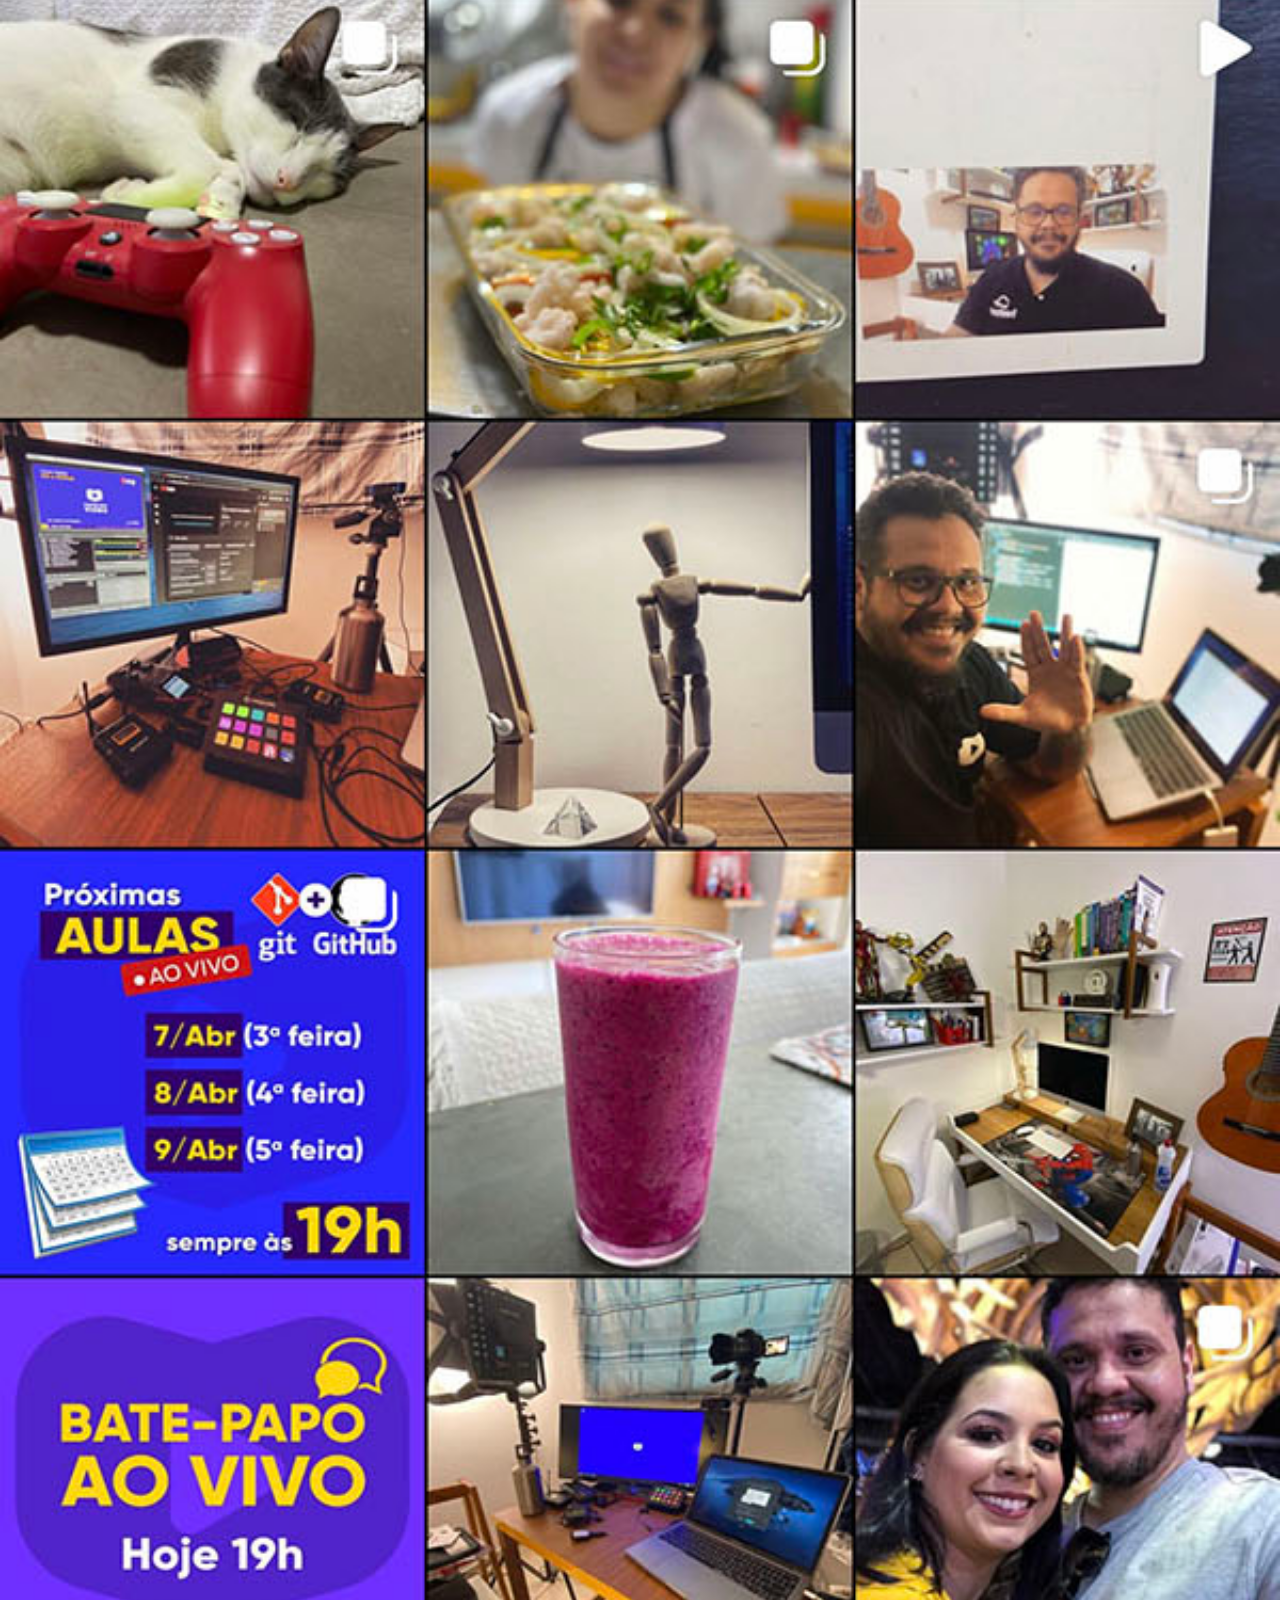
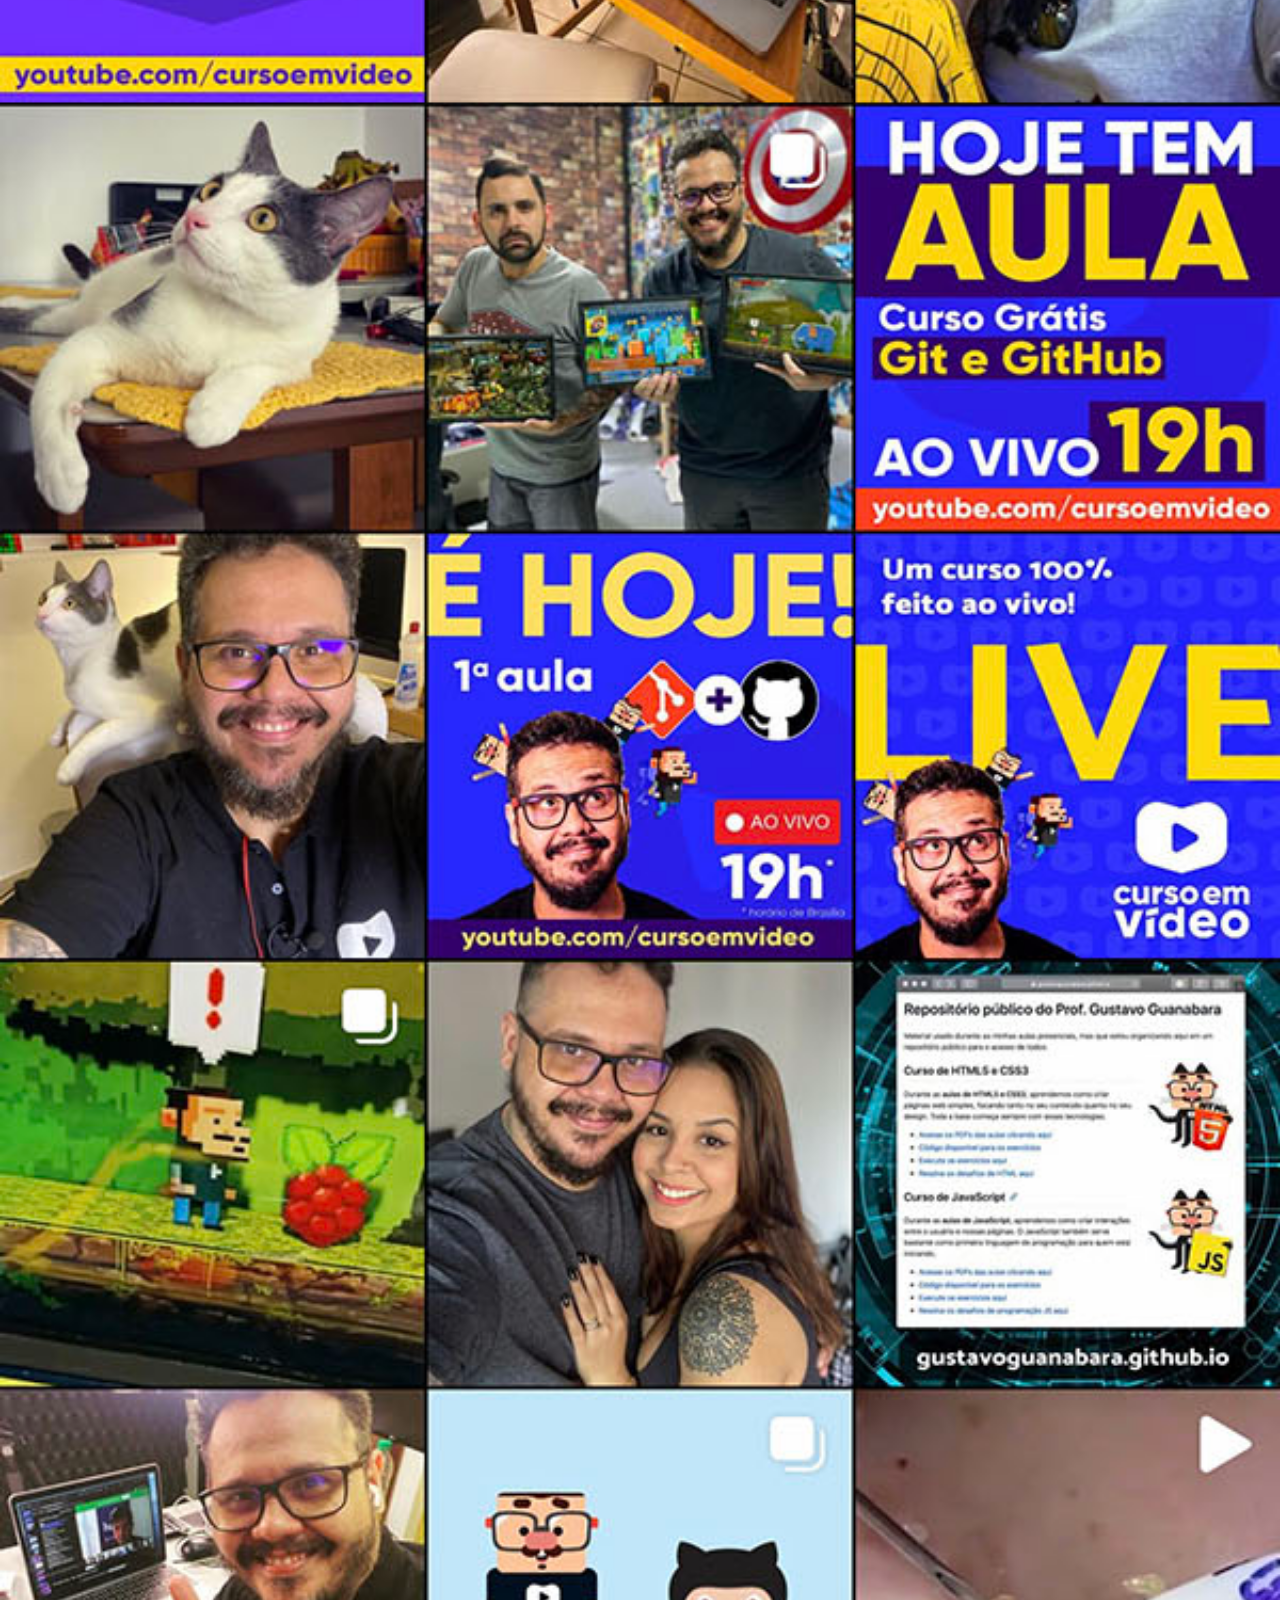
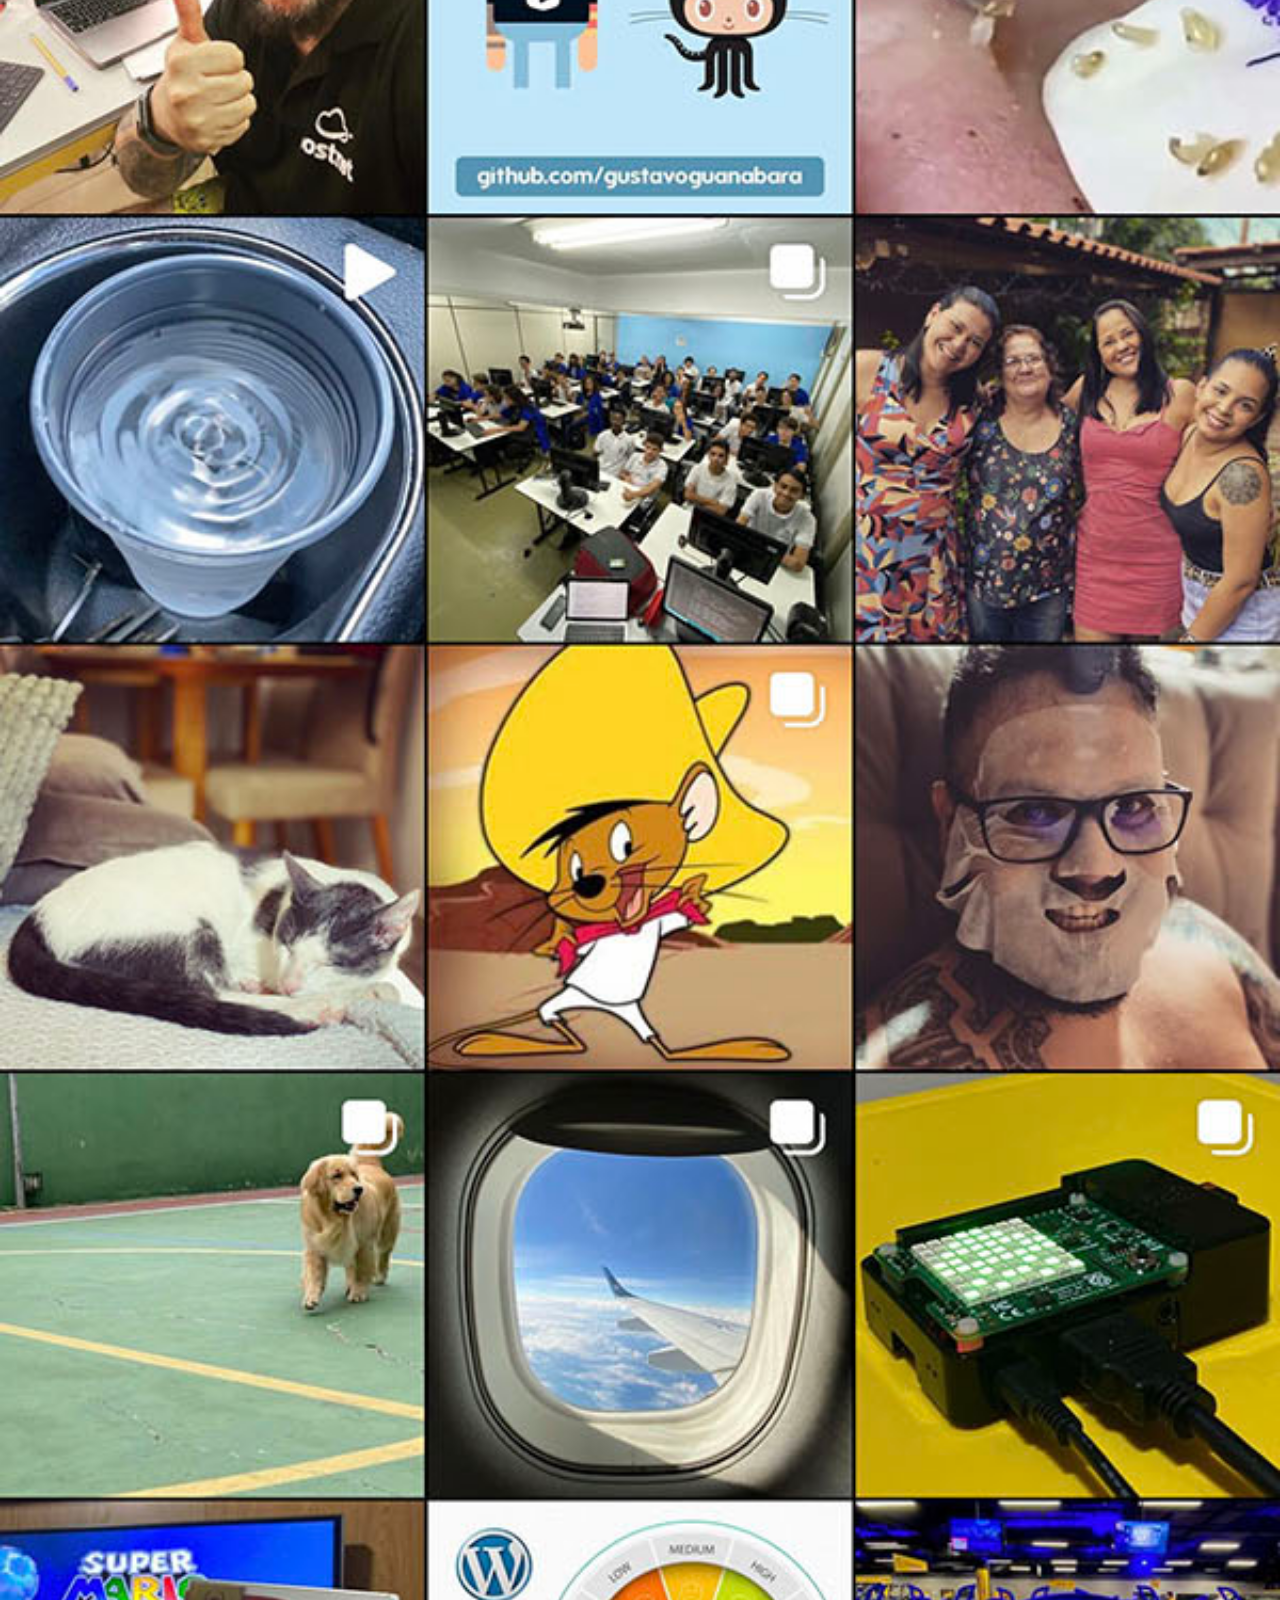
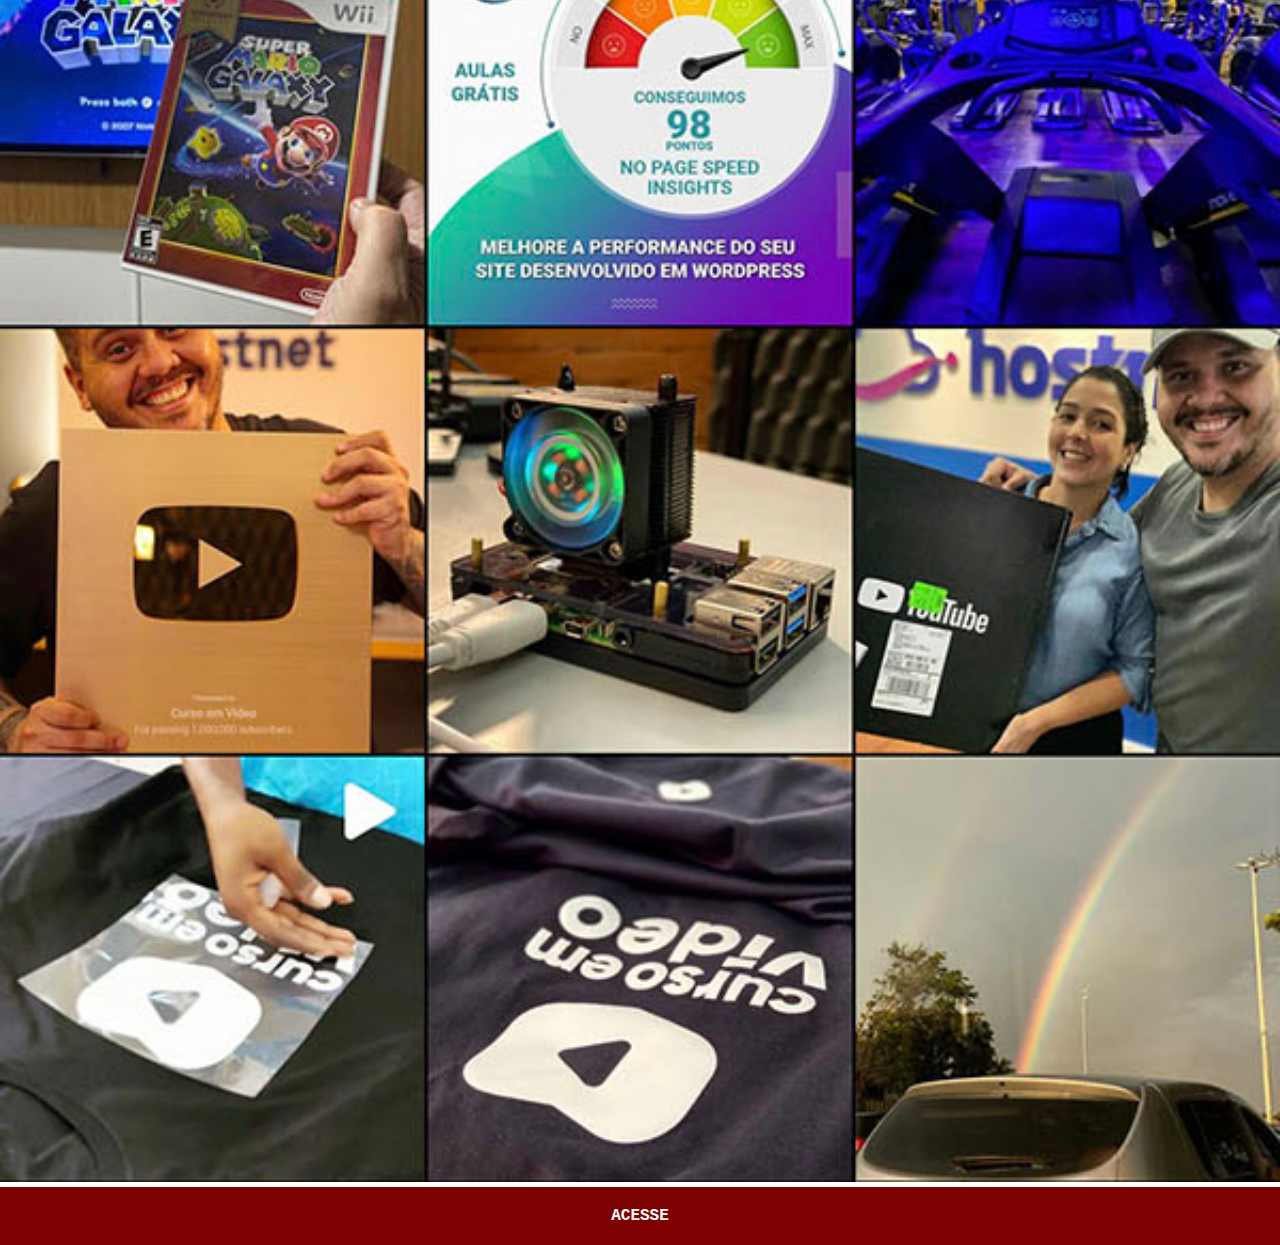
<file: instagram.html>
<!DOCTYPE html>
<html lang="pt-br">
<head>
    <meta charset="UTF-8">
    <meta name="viewport" content="width=device-width, initial-scale=1.0">
    <title>Instagram</title>
    <style>
        * {
            margin: 0px;
            padding: 0px;
            font-family: 'Courier New', Courier, monospace;
        }

        ::-webkit-scrollbar {
            width: 0px;
            height: 0px;
            
        }
        

        img {
            width: 100vw;

        }

        a {
            display: block;
            background-color: rgb(125, 1, 1);
            color: white;
            padding: 20px;
            text-align: center;
            font-weight: bolder;
            text-decoration: none;
        }

        a:hover {
            background-color: red;
        }
    </style>
</head>
<body>
    <img src="imagens/tela-instagram.jpg" alt="instagram">
    <a href="https://www.instagram.com/cursoemvideo/" target="_blank">ACESSE</a>
    
</body>
</html>
</file>
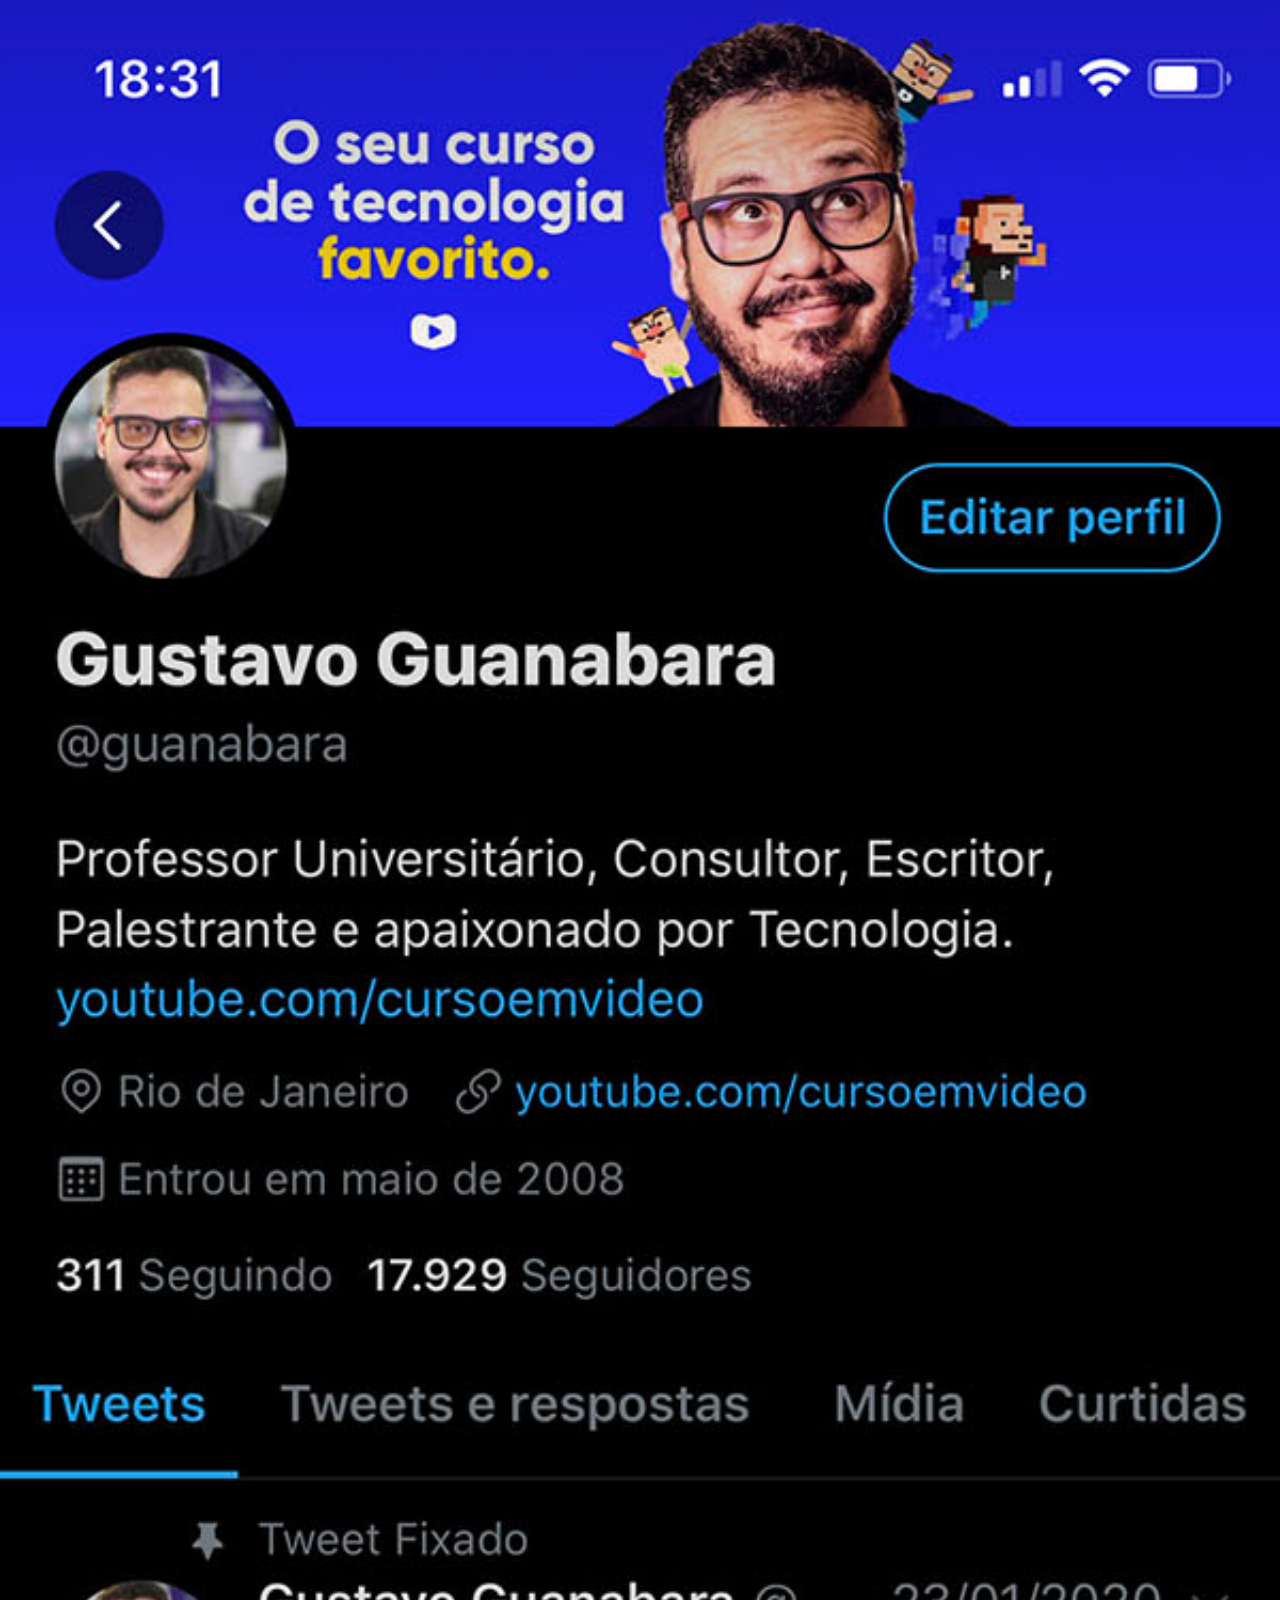
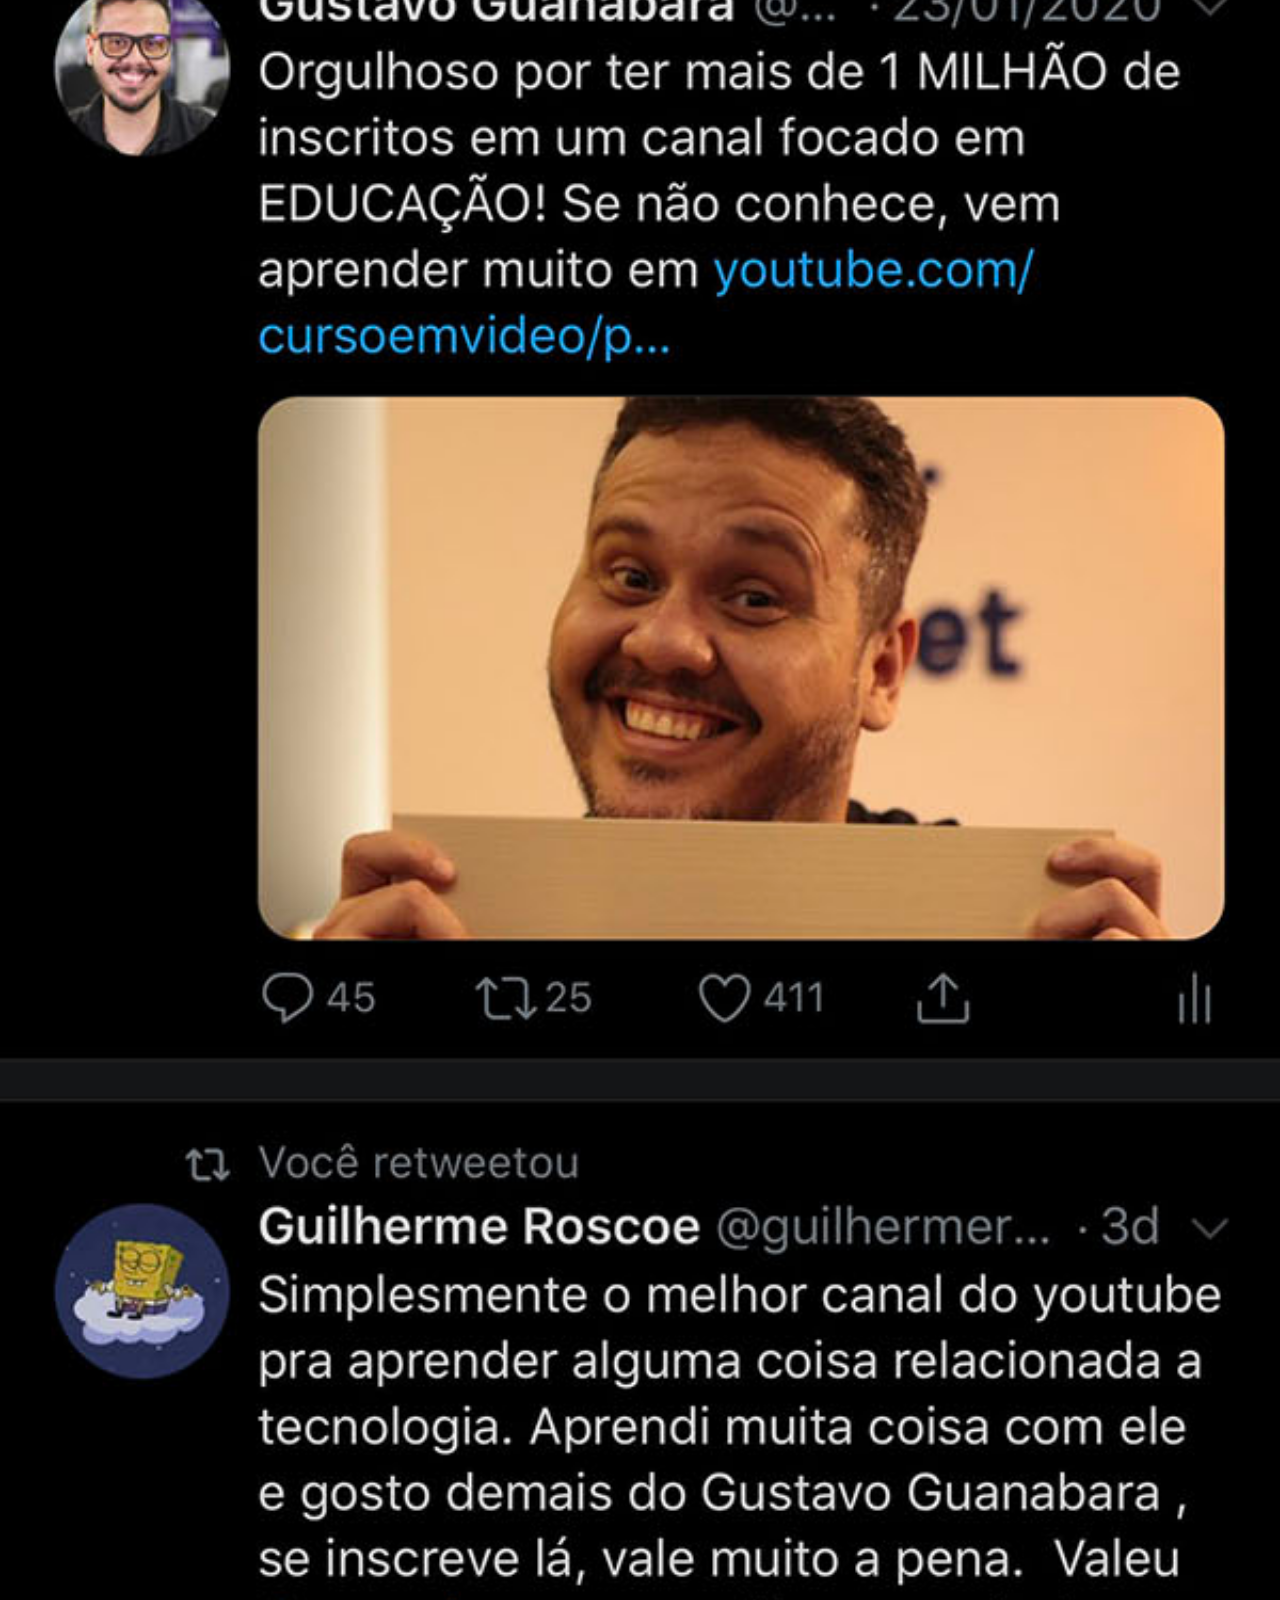
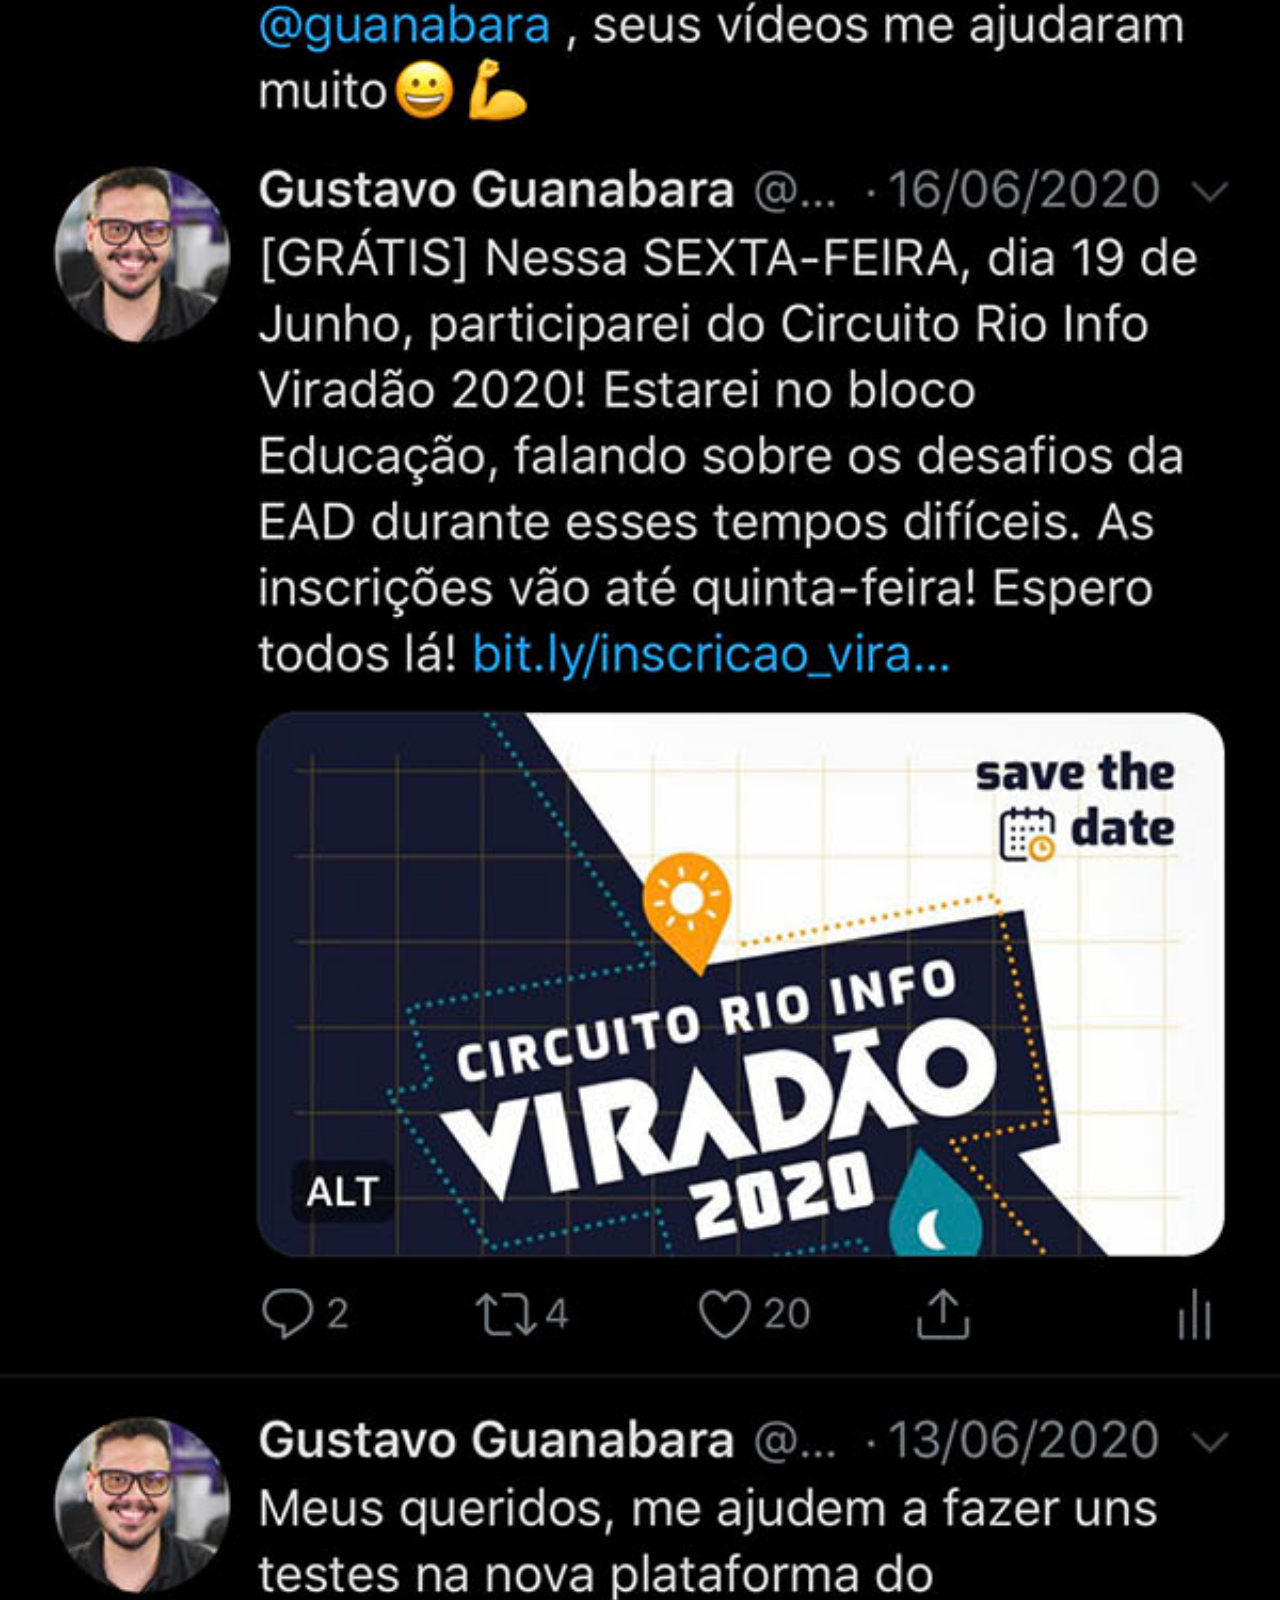
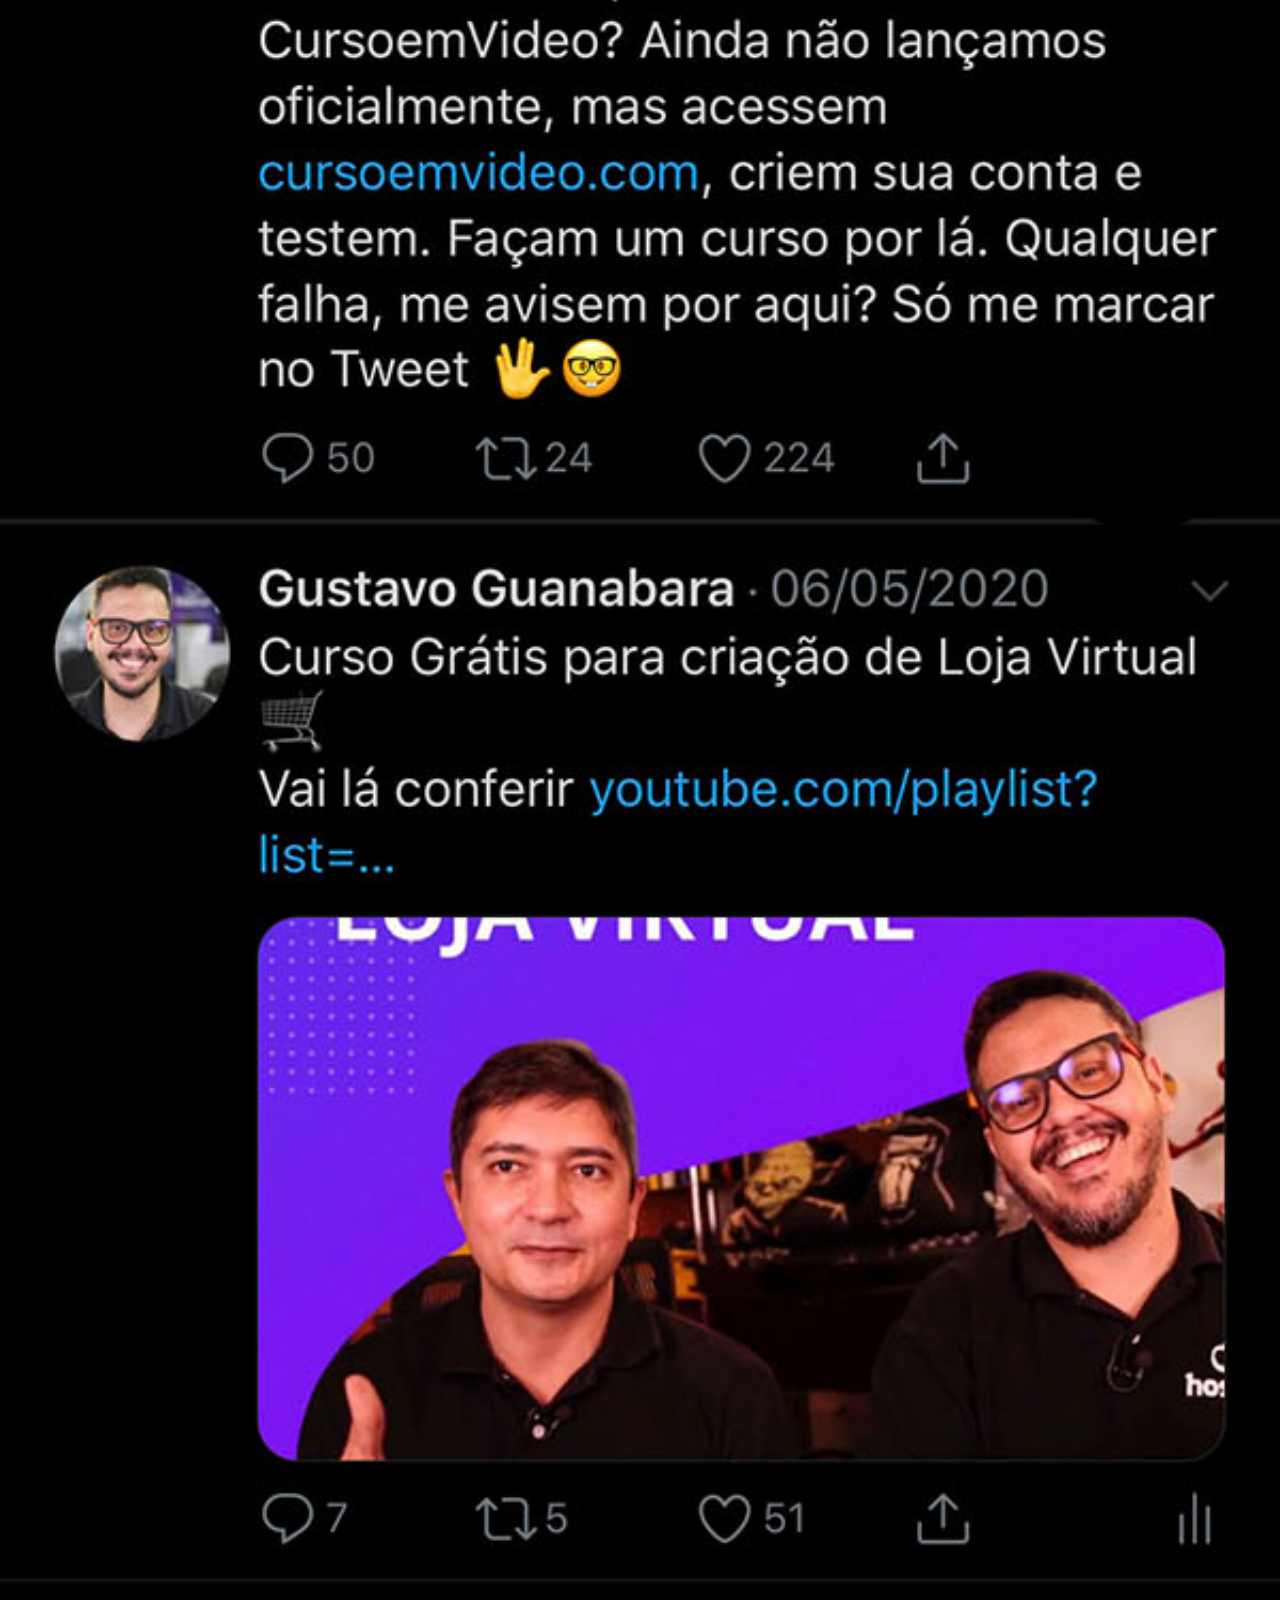
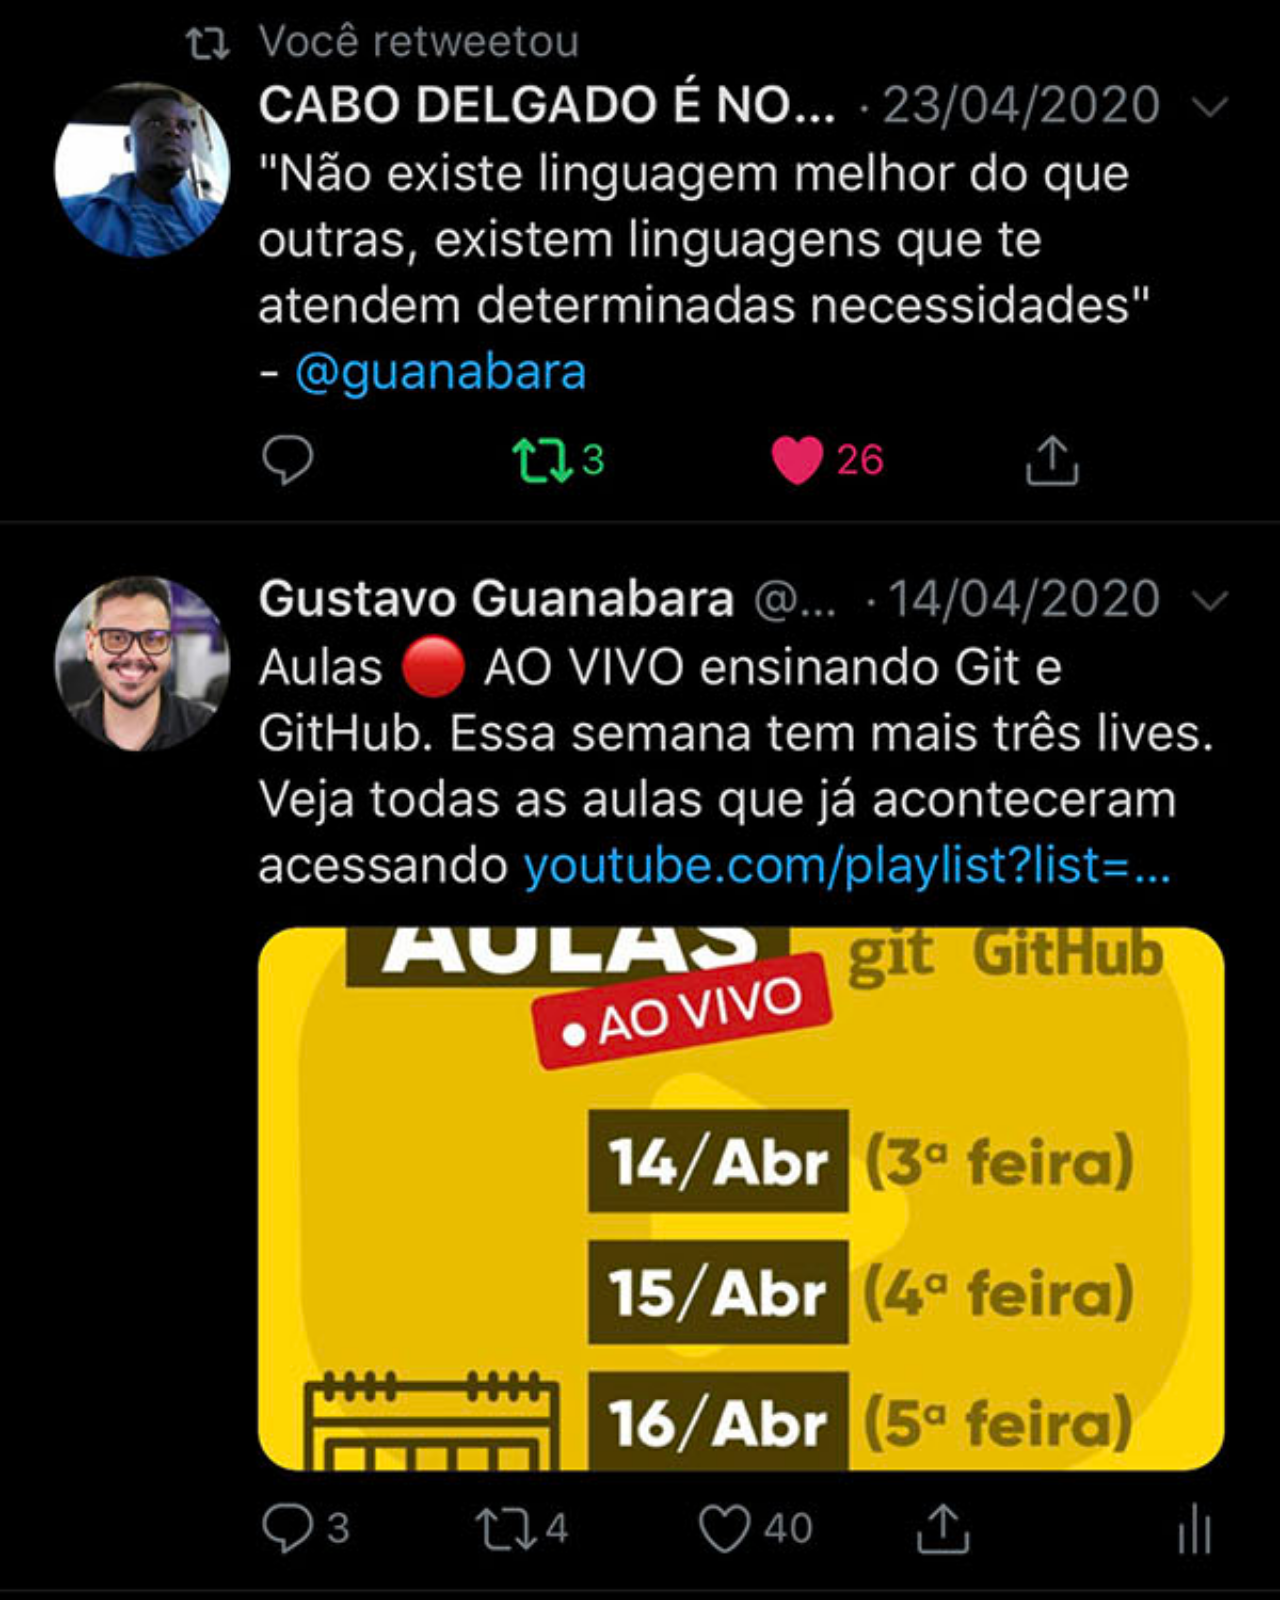
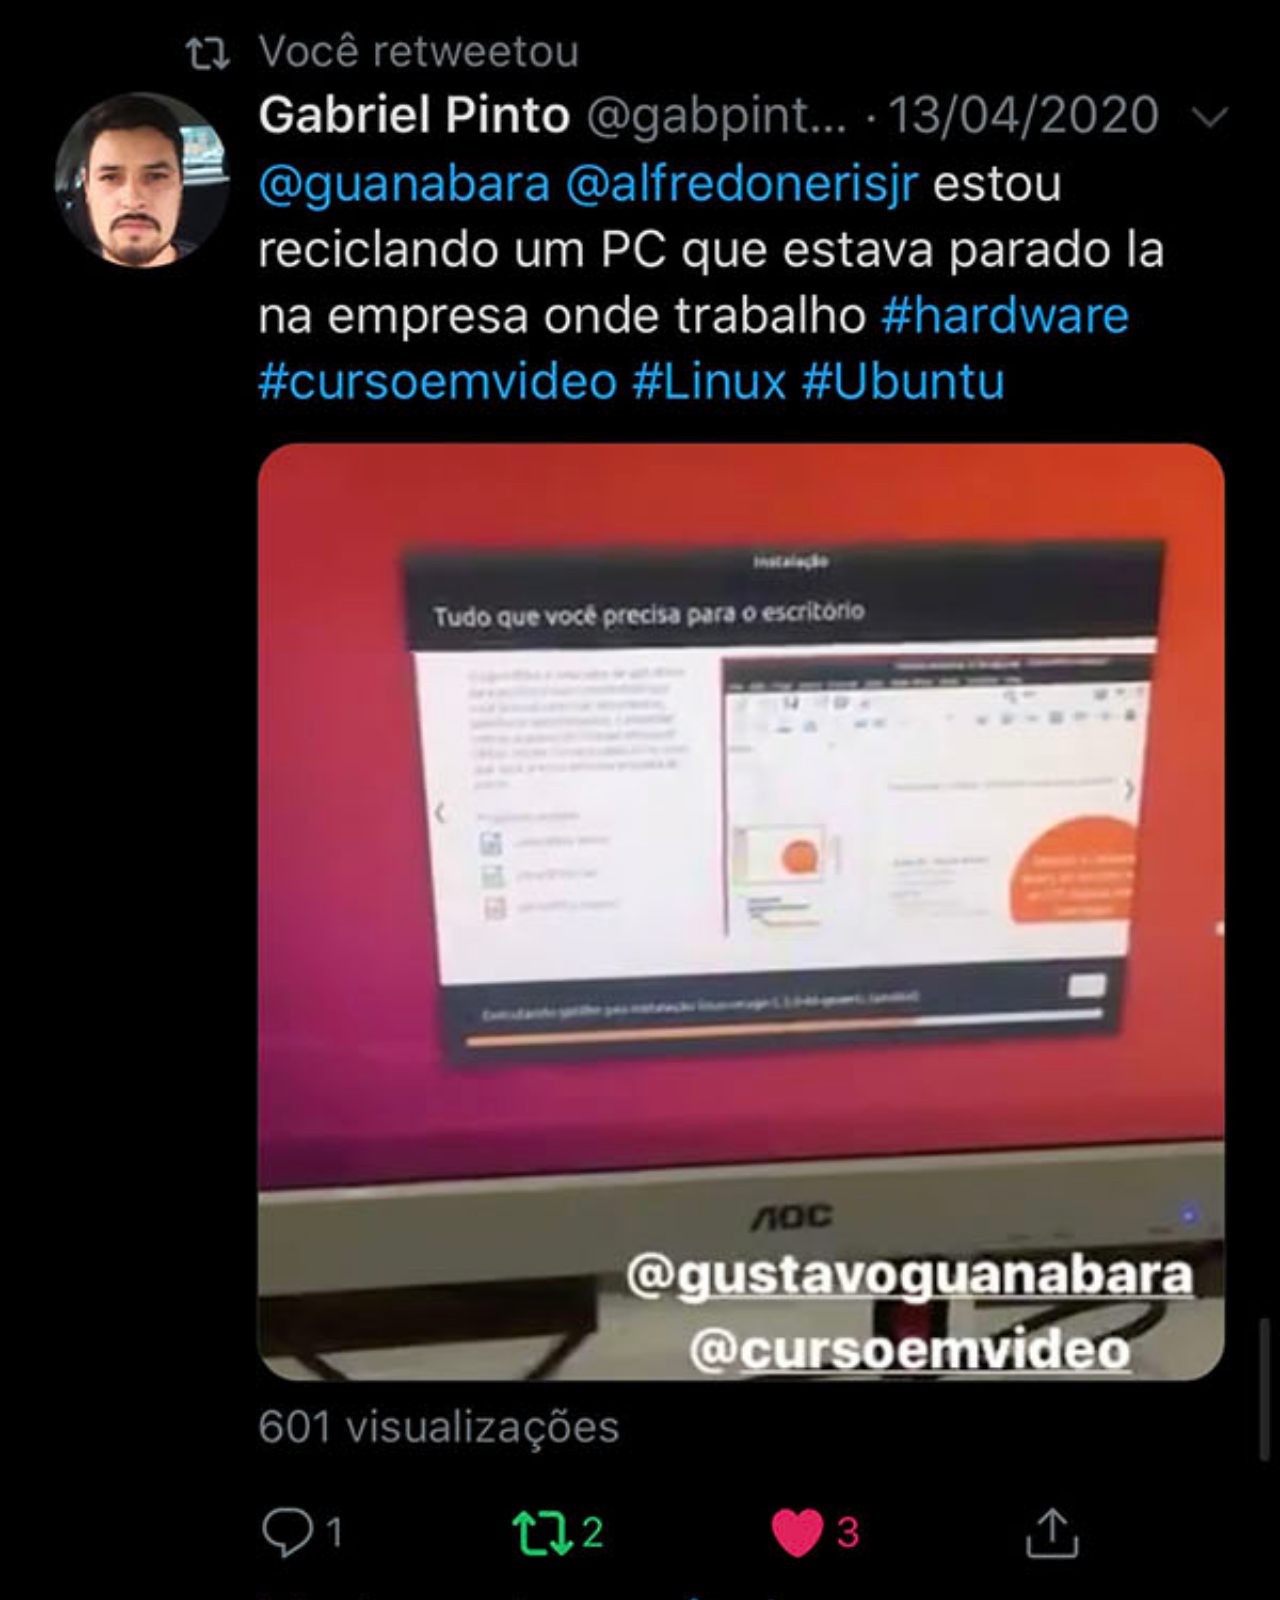
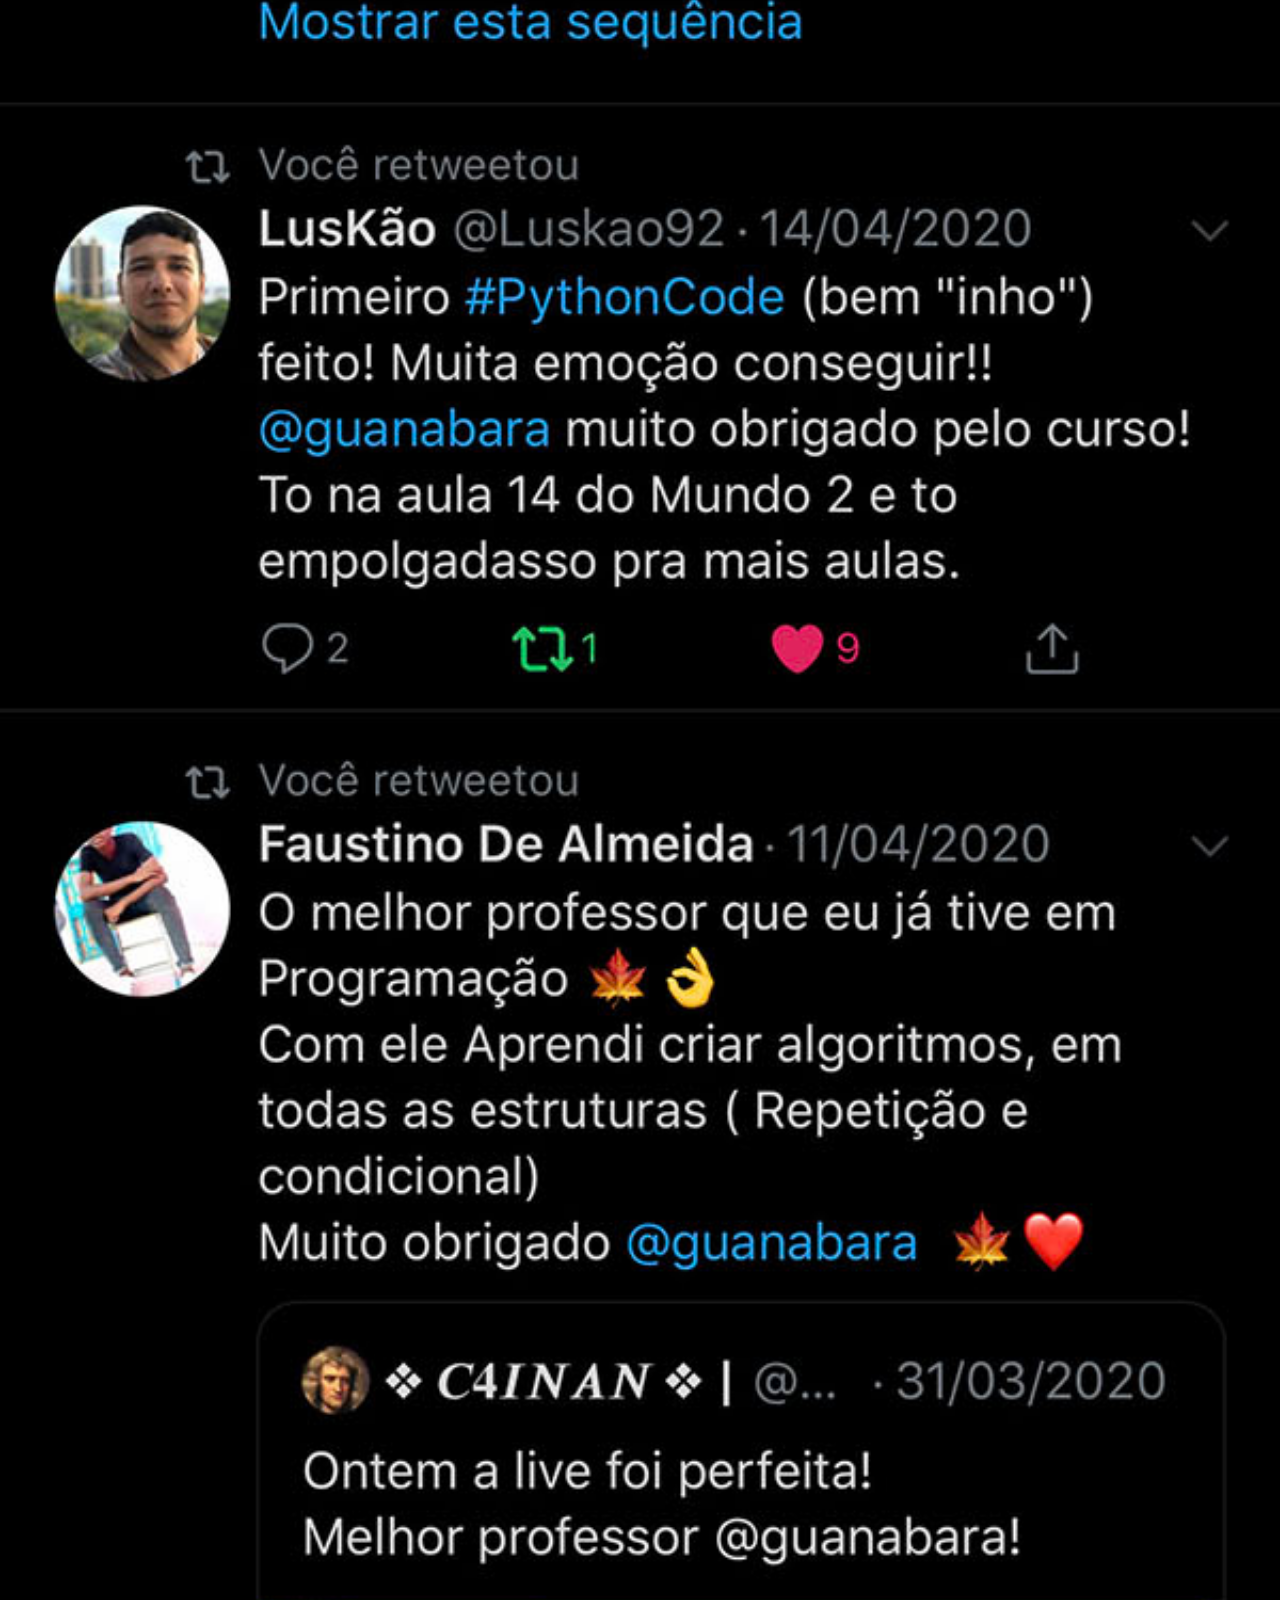
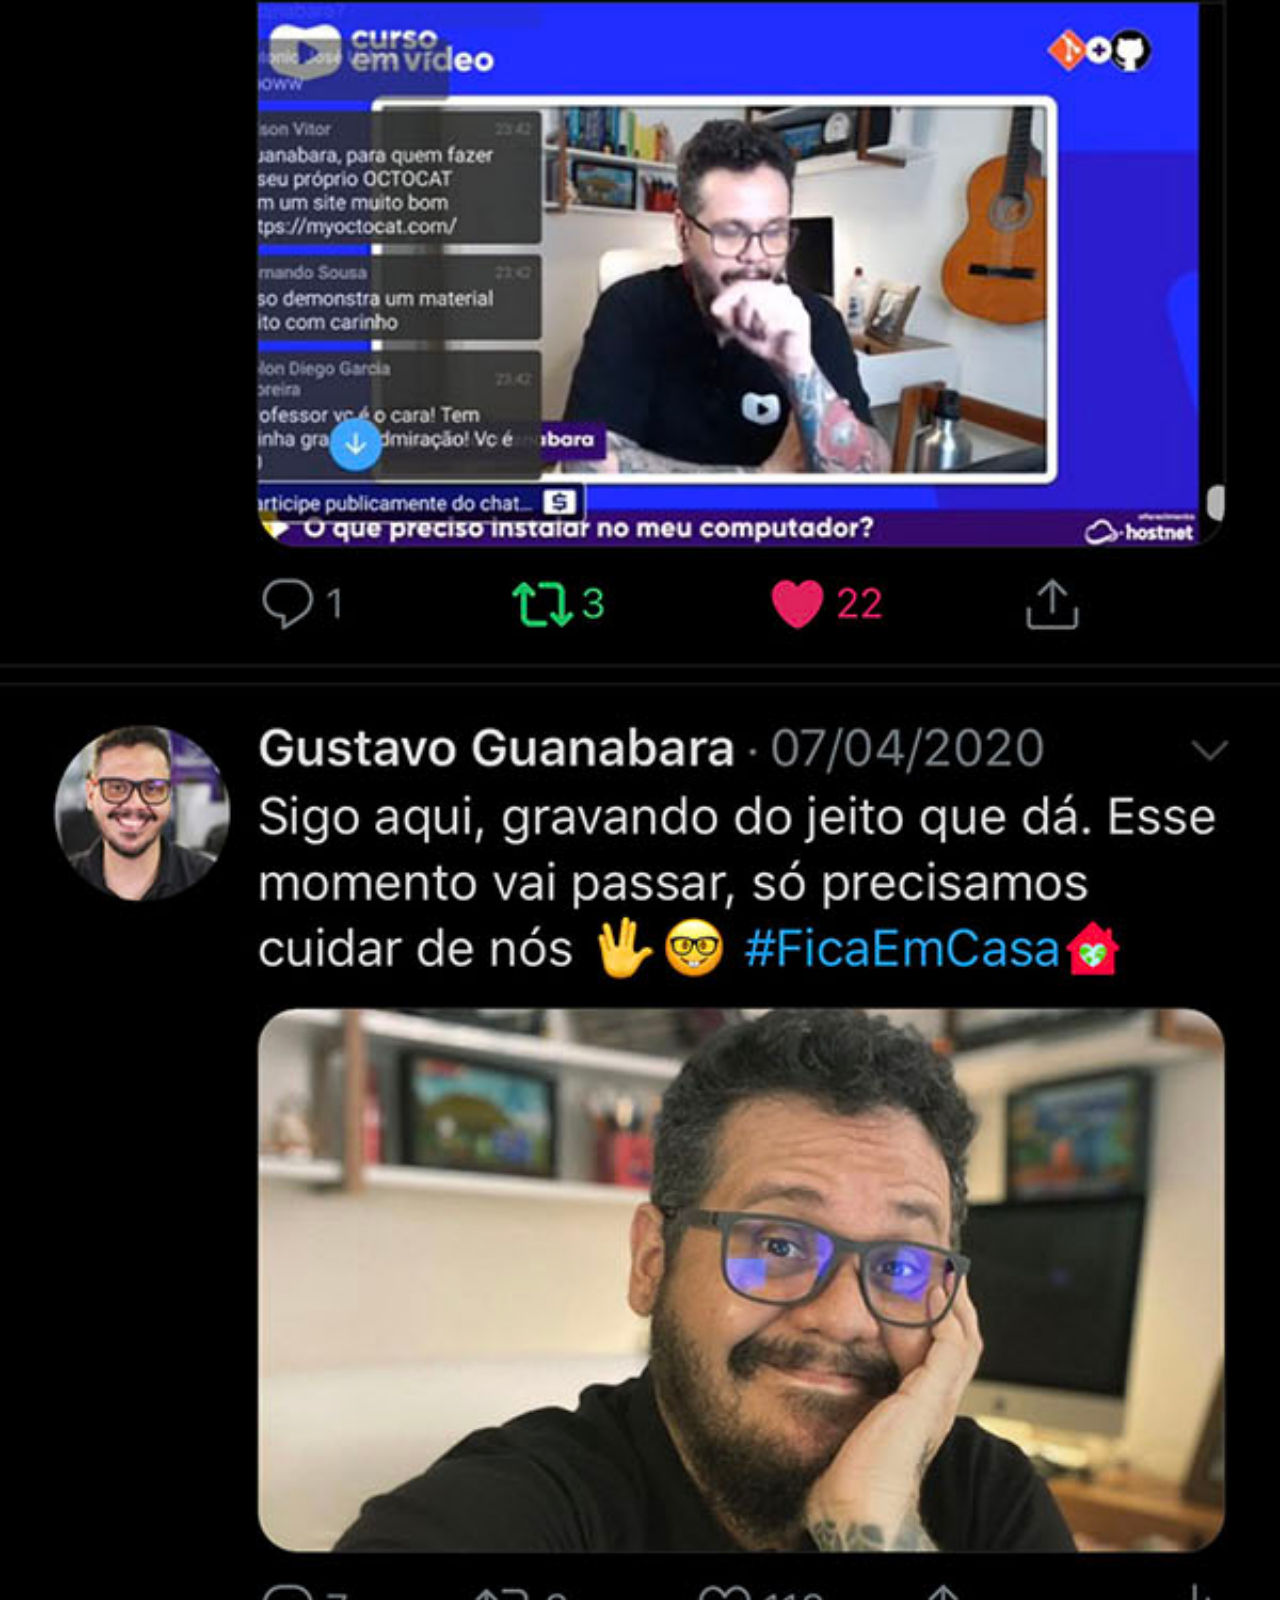
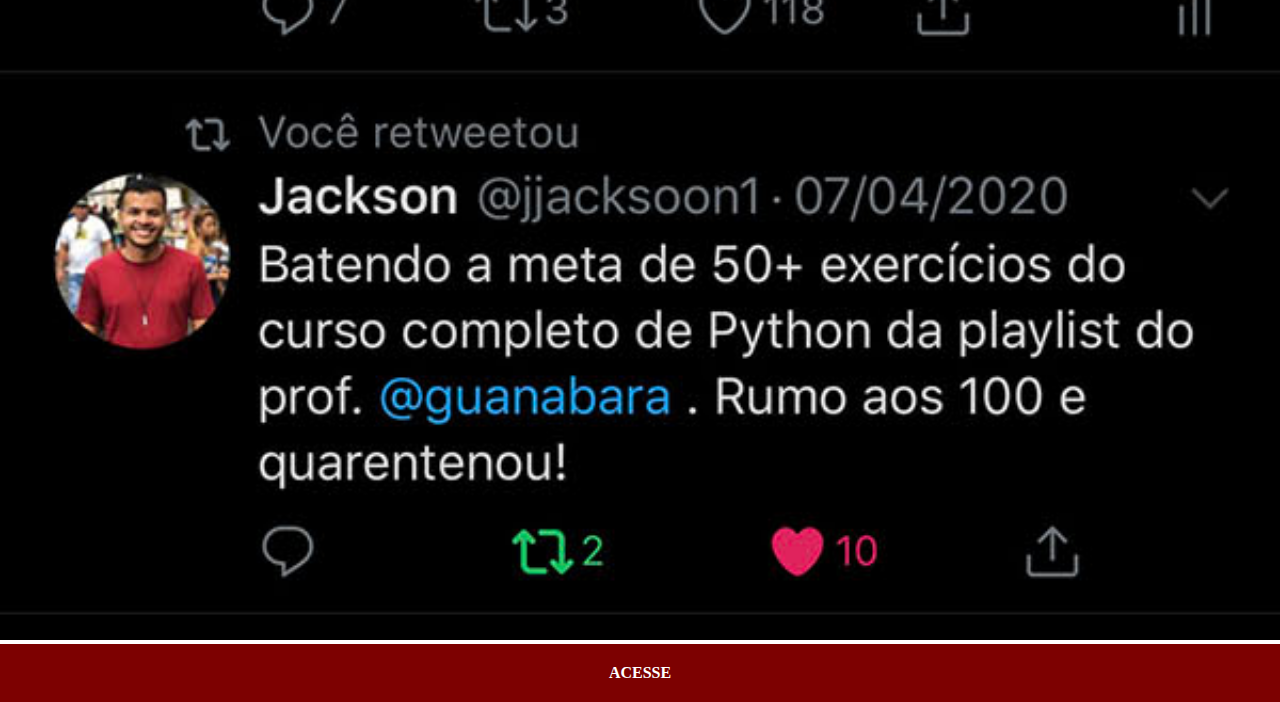
<file: twitter.html>
<!DOCTYPE html>
<html lang="en">
<head>
    <meta charset="UTF-8">
    <meta name="viewport" content="width=device-width, initial-scale=1.0">
    <title>twitter</title>
    <link rel="stylesheet" href="estilos/social.css">
    <style>    
            *{
        padding: 0px;
        margin: 0px;
        }
    </style>

</head>
<body>
    <img src="imagens/tela-twitter.jpg" alt="twitter">
    <a href="https://twitter.com/cursosemvideo" target="_blank">ACESSE</a>

      
</body>
</html>
</file>
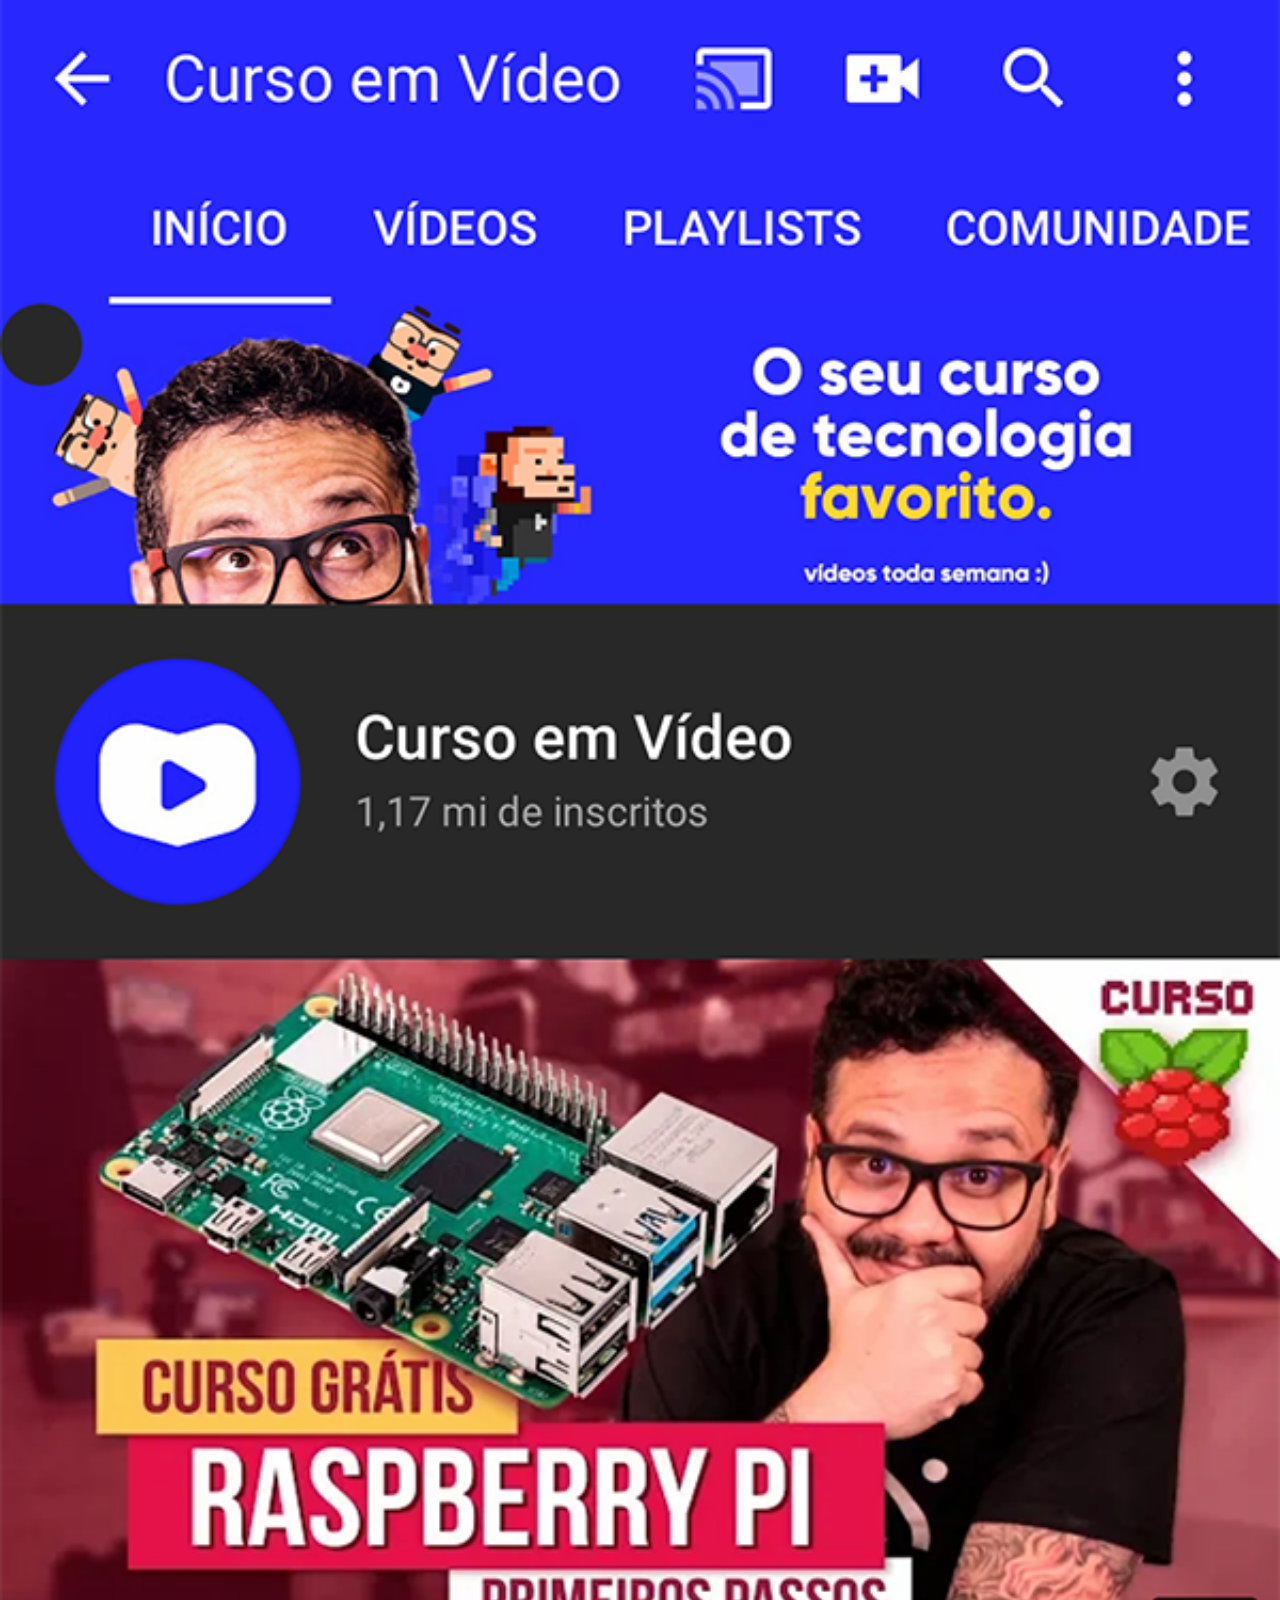
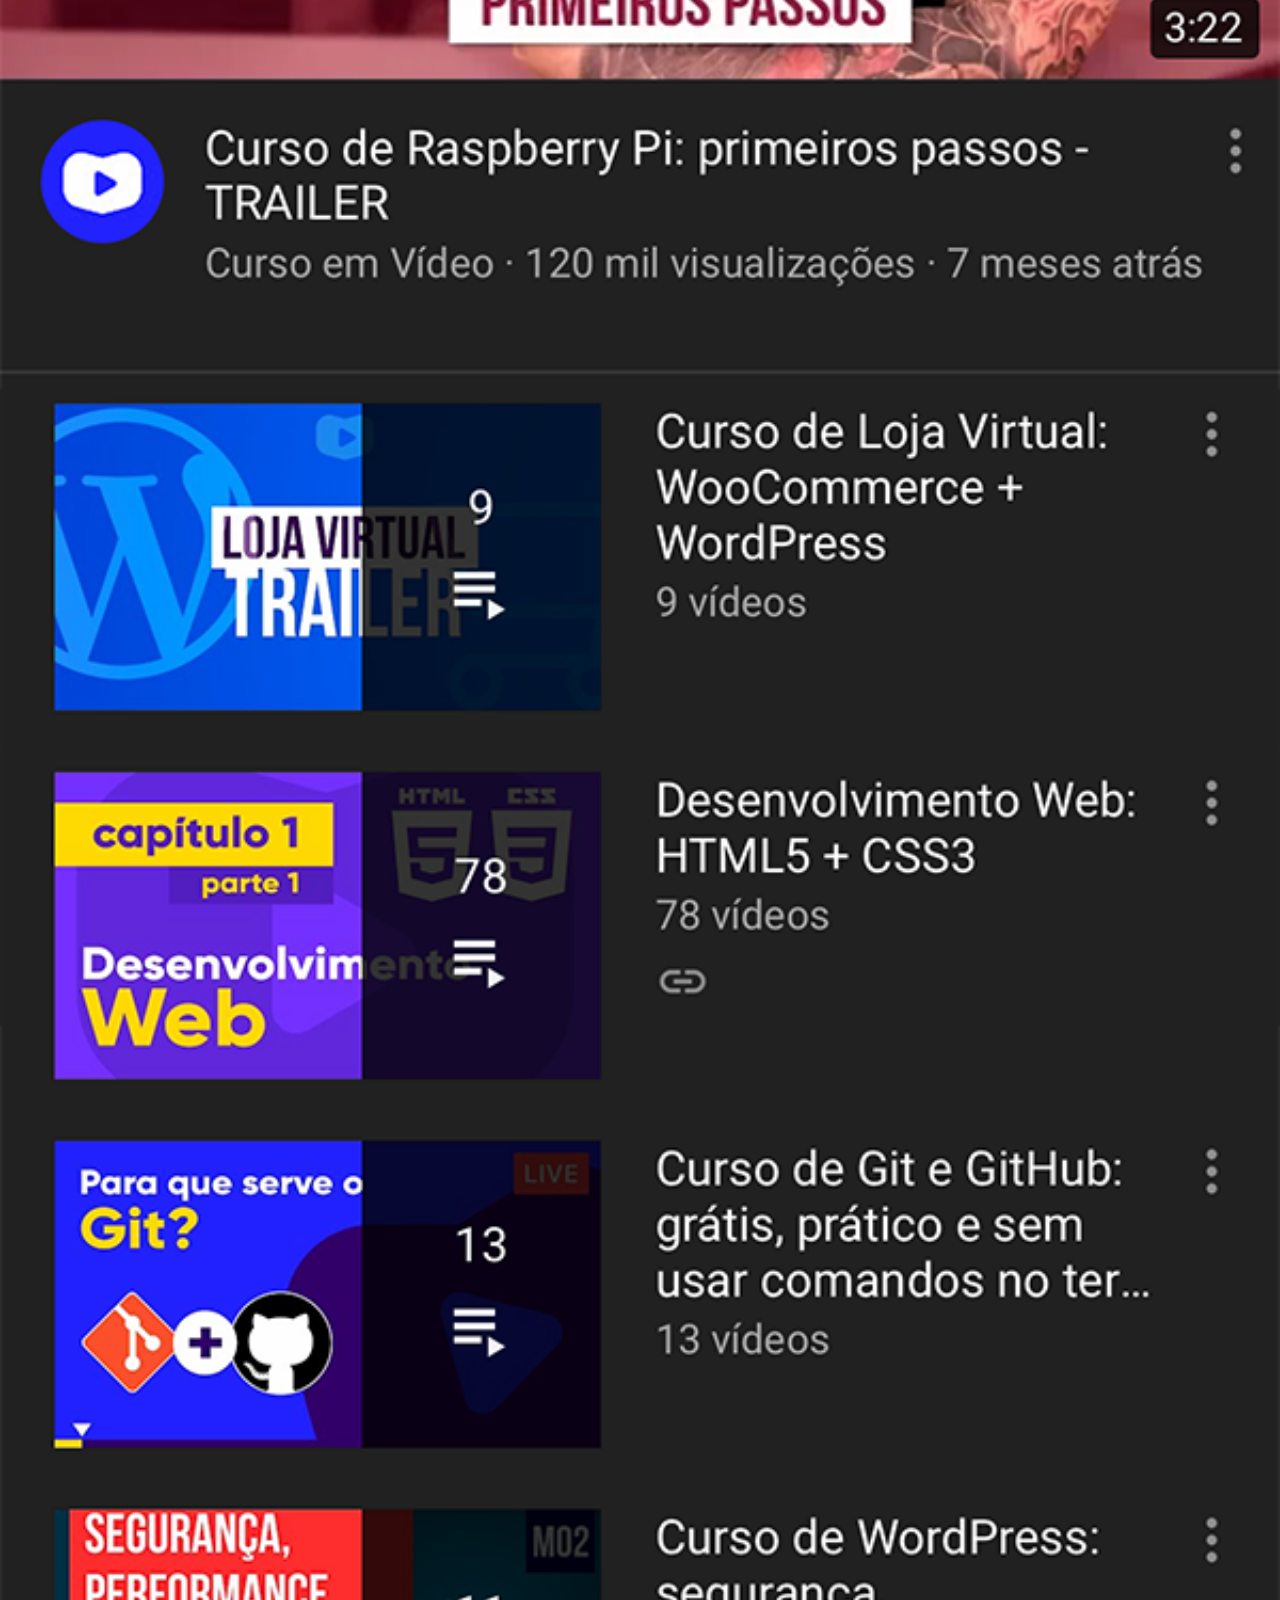
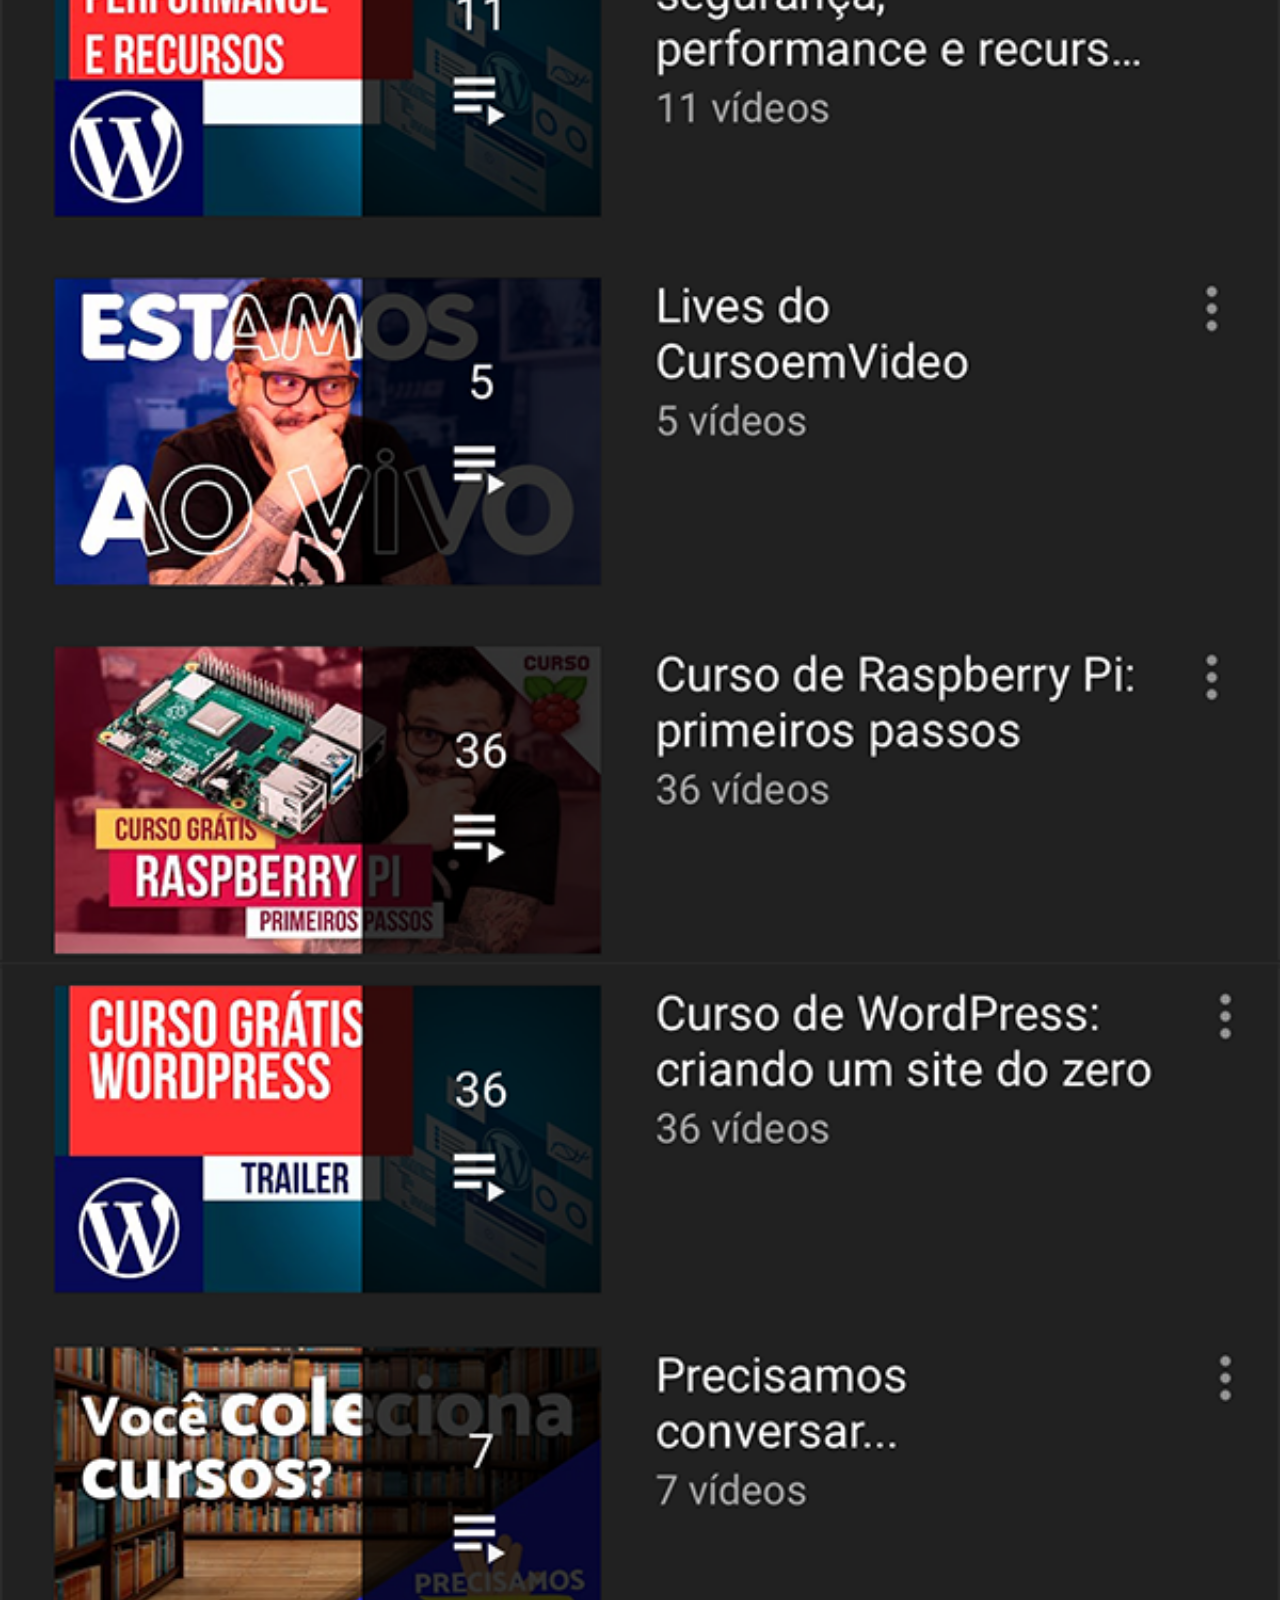
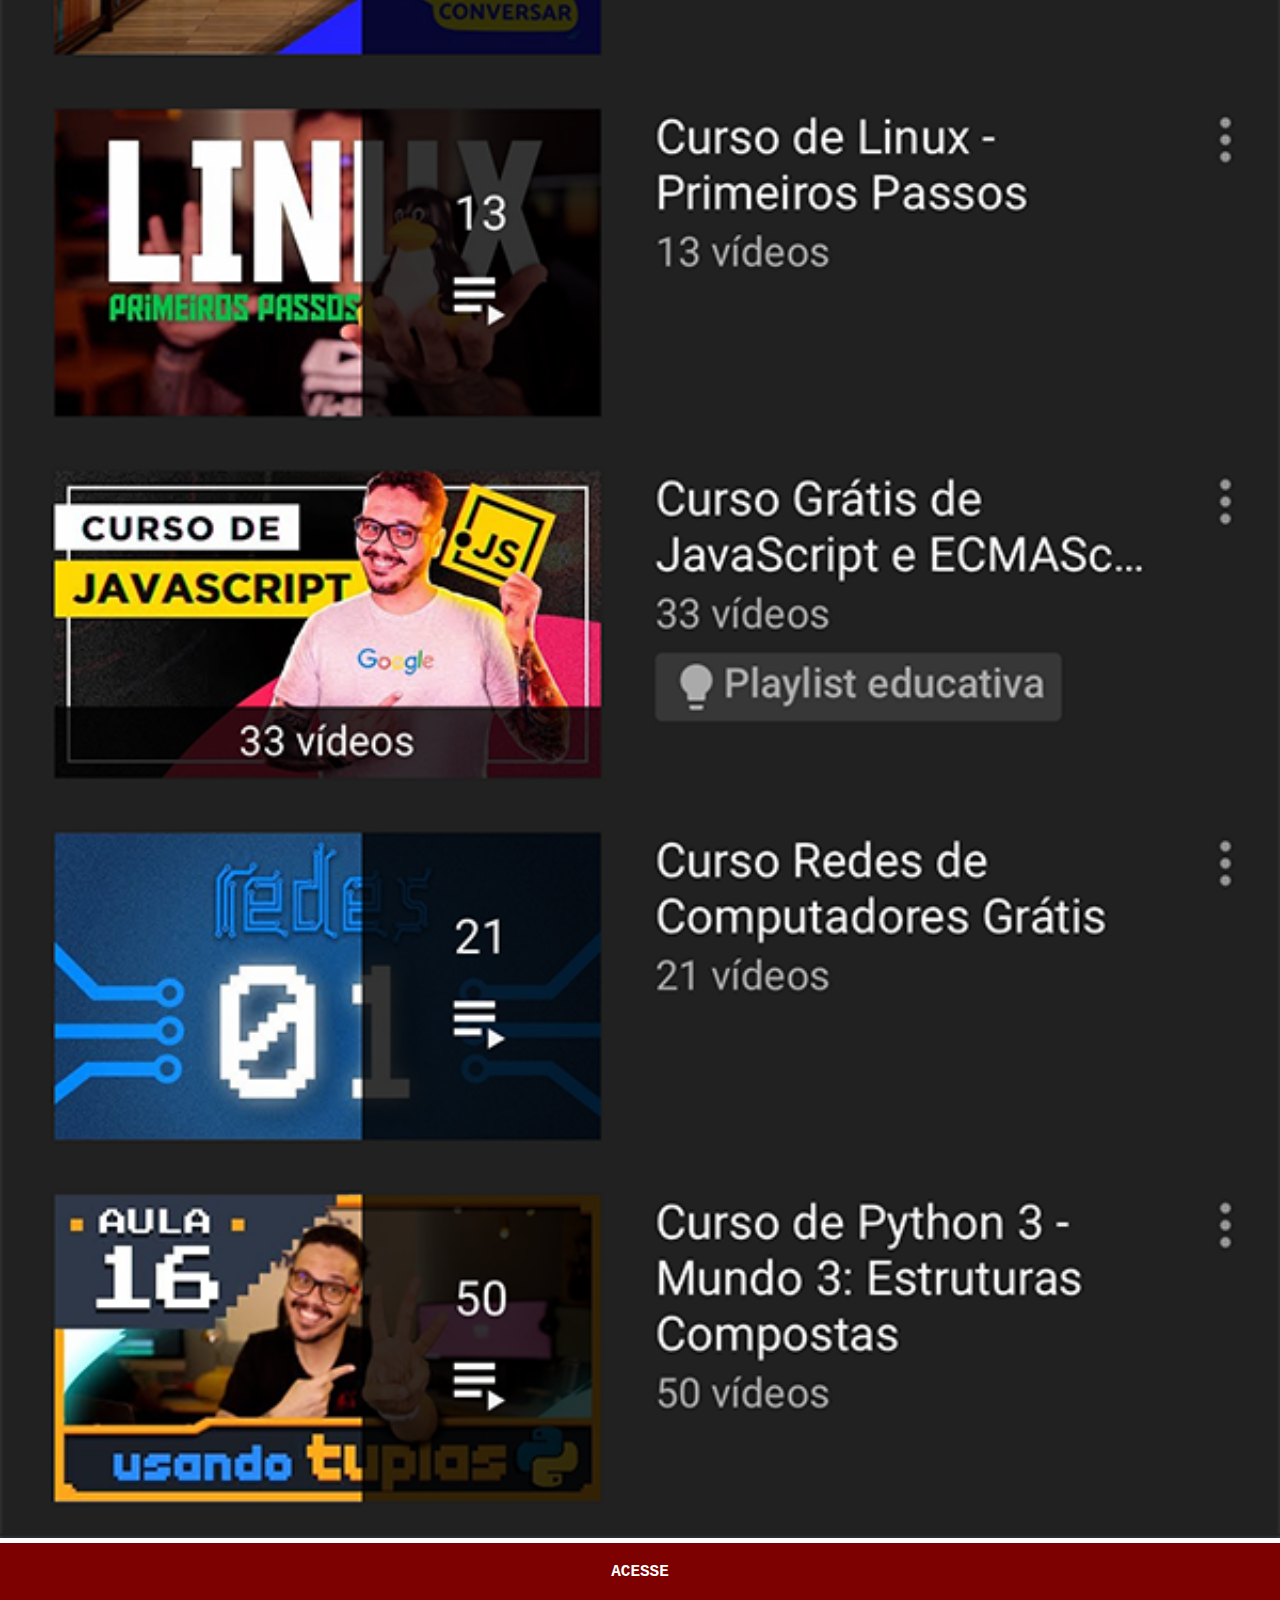
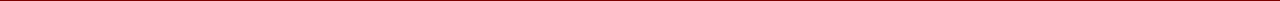
<file: youtube.html>
<!DOCTYPE html>
<html lang="pt-br">
<head>
    <meta charset="UTF-8">
    <meta name="viewport" content="width=device-width, initial-scale=1.0">
    <title>Youtube</title>
    <style>
        * {
            margin: 0px;
            padding: 0px;
            font-family: 'Courier New', Courier, monospace;
        }

        ::-webkit-scrollbar {
            width: 0px;
            height: 0px;
            
        }
        

        img {
            width: 100vw;

        }

        a {
            display: block;
            background-color: rgb(125, 1, 1);
            color: white;
            padding: 20px;
            text-align: center;
            font-weight: bolder;
            text-decoration: none;
        }

        a:hover {
            background-color: red;
        }
    </style>
</head>
<body>
    <img src="imagens/tela-youtube.png" alt="YouTube">
    <a href="https://www.youtube.com/c/CursoemV%C3%ADdeo" target="_blank">ACESSE</a>
    
</body>
</html>
</file>
<file: estilos/style.css>
@charset "UTF-8";

* {
    margin: 0px;
    padding: 0px;
    font-family: Arial, Helvetica, sans-serif;
}

html, body {
    height: 100vh;
    width: 100vw;
    background-color: black;
}

body {
    background: url('../imagens/fundo-madeira.jpg') no-repeat top center;
    background-size: cover;
    background-attachment: fixed;
}

main {
    position: relative;
    height: 100vh;
}

section#telefone {
    position: absolute;
    top: 50%;
    left: 50%;
    transform: translate(-50%, -50%);

    height: 627px;
    width: 311px;
    background: url('../imagens/frame-iphone.png') no-repeat;
}

iframe#tela {
    position: relative;
    top: 80px;
    left: 22px;
    width: 267px;
    height: 471px;
}

iframe#tela {
    position: relative;
    top: 80px;
    left: 22px;
    width: 269px;
    height: 471;
}

section#redes-sociais {
    text-align: right;
}
section#redes-sociais img{
    width: 50px;
    margin: 10px;
    border-radius: 50%;
    box-shadow: 2px 2px 5px rgba(0, 0, 0, 0.415) ;
    box-sizing: border-box;
}

section#redes-sociais img:hover {
    border: 2px solid rgba(255, 255, 255, 0.635);
    transform: translate(-3px, -3px);
    box-shadow: 5px 5px 10px rgba(0, 0, 0, 0.571); 
    transition: transform .s;
}
</file>
<file: estilos/social.css>
@charset "UTF-8"

* {
    margin: 50px;
    padding: 50px;
    font-family: 'Courier New', Courier, monospace;
}

img {
    width: 100vw;
}

::-webkit-scrollbar {
    width: 0px;
    height: 0px;

}
a {
    display: block;
    background-color: rgb(125, 1, 1);
    color: white;
    padding: 20px;
    text-align: center;
    font-weight: bolder;
    text-decoration: none;
}

a:hover {
    background-color: red;
}
</file>
